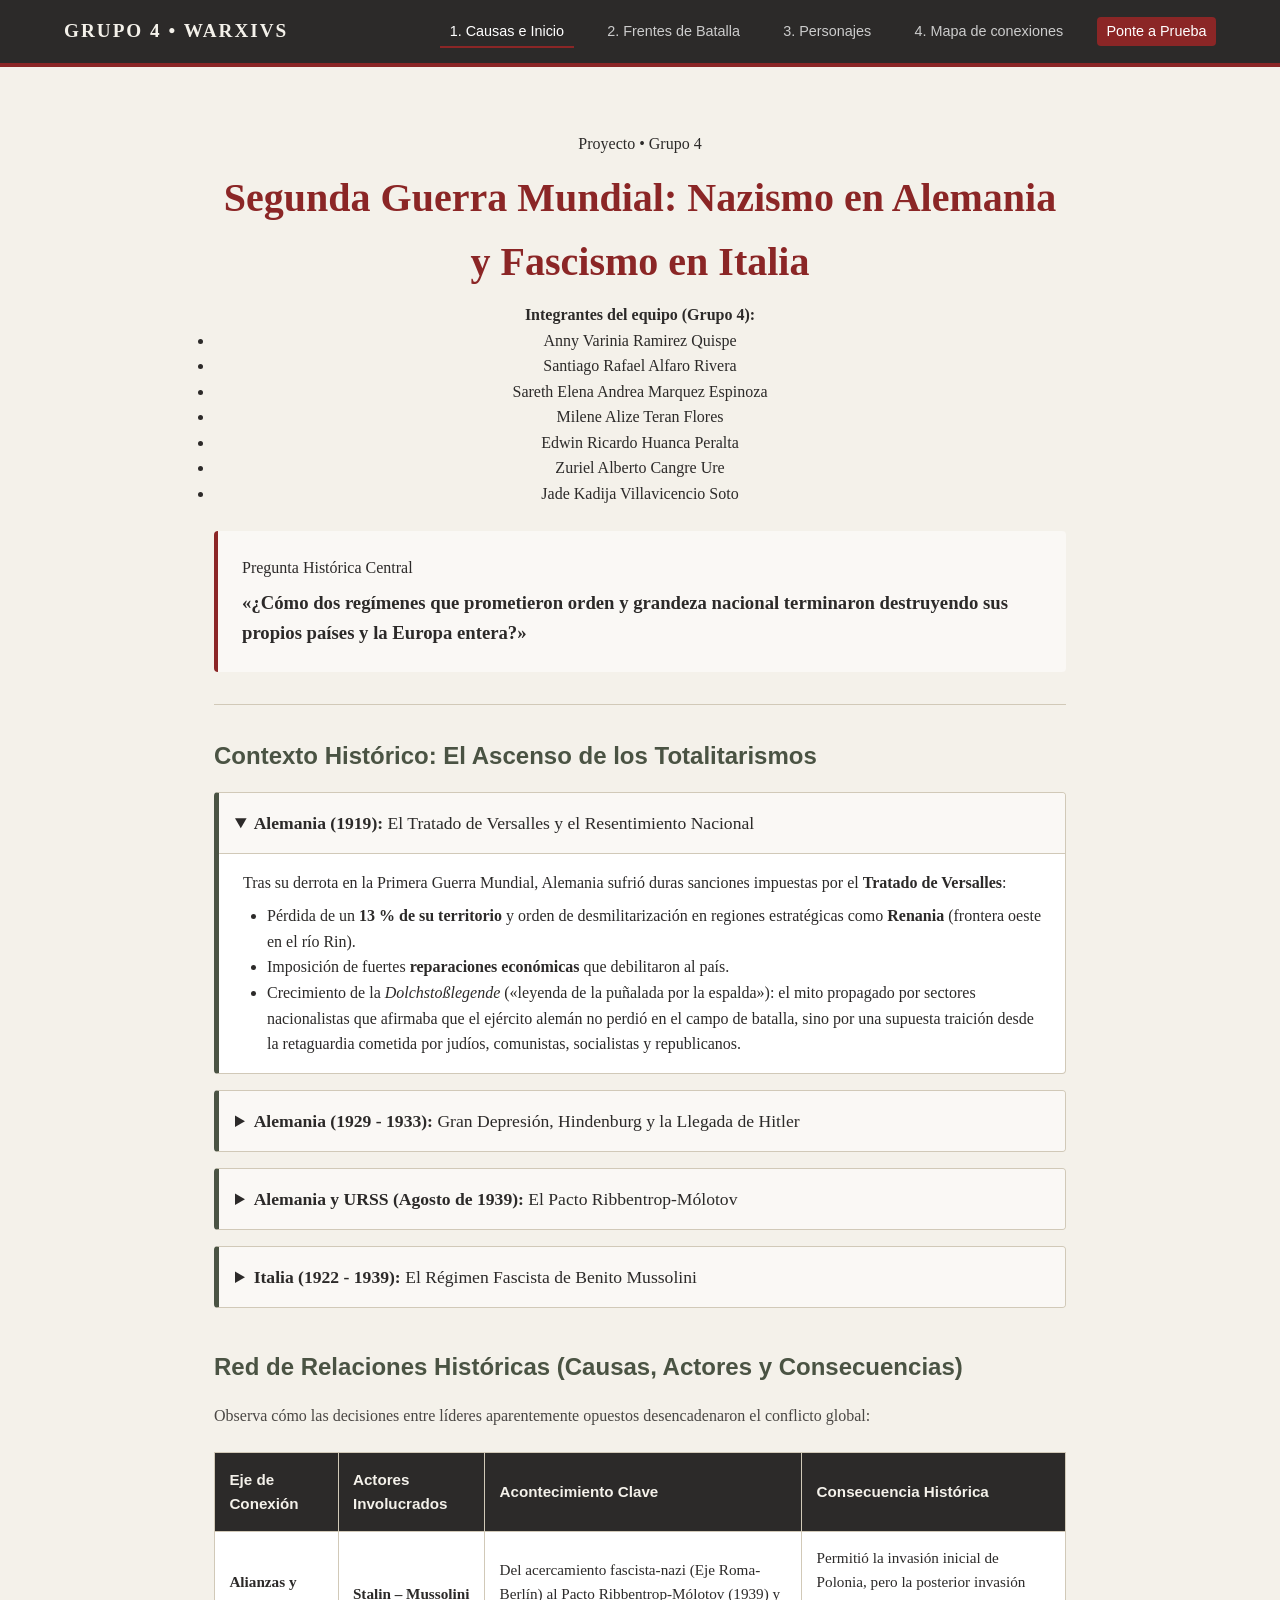
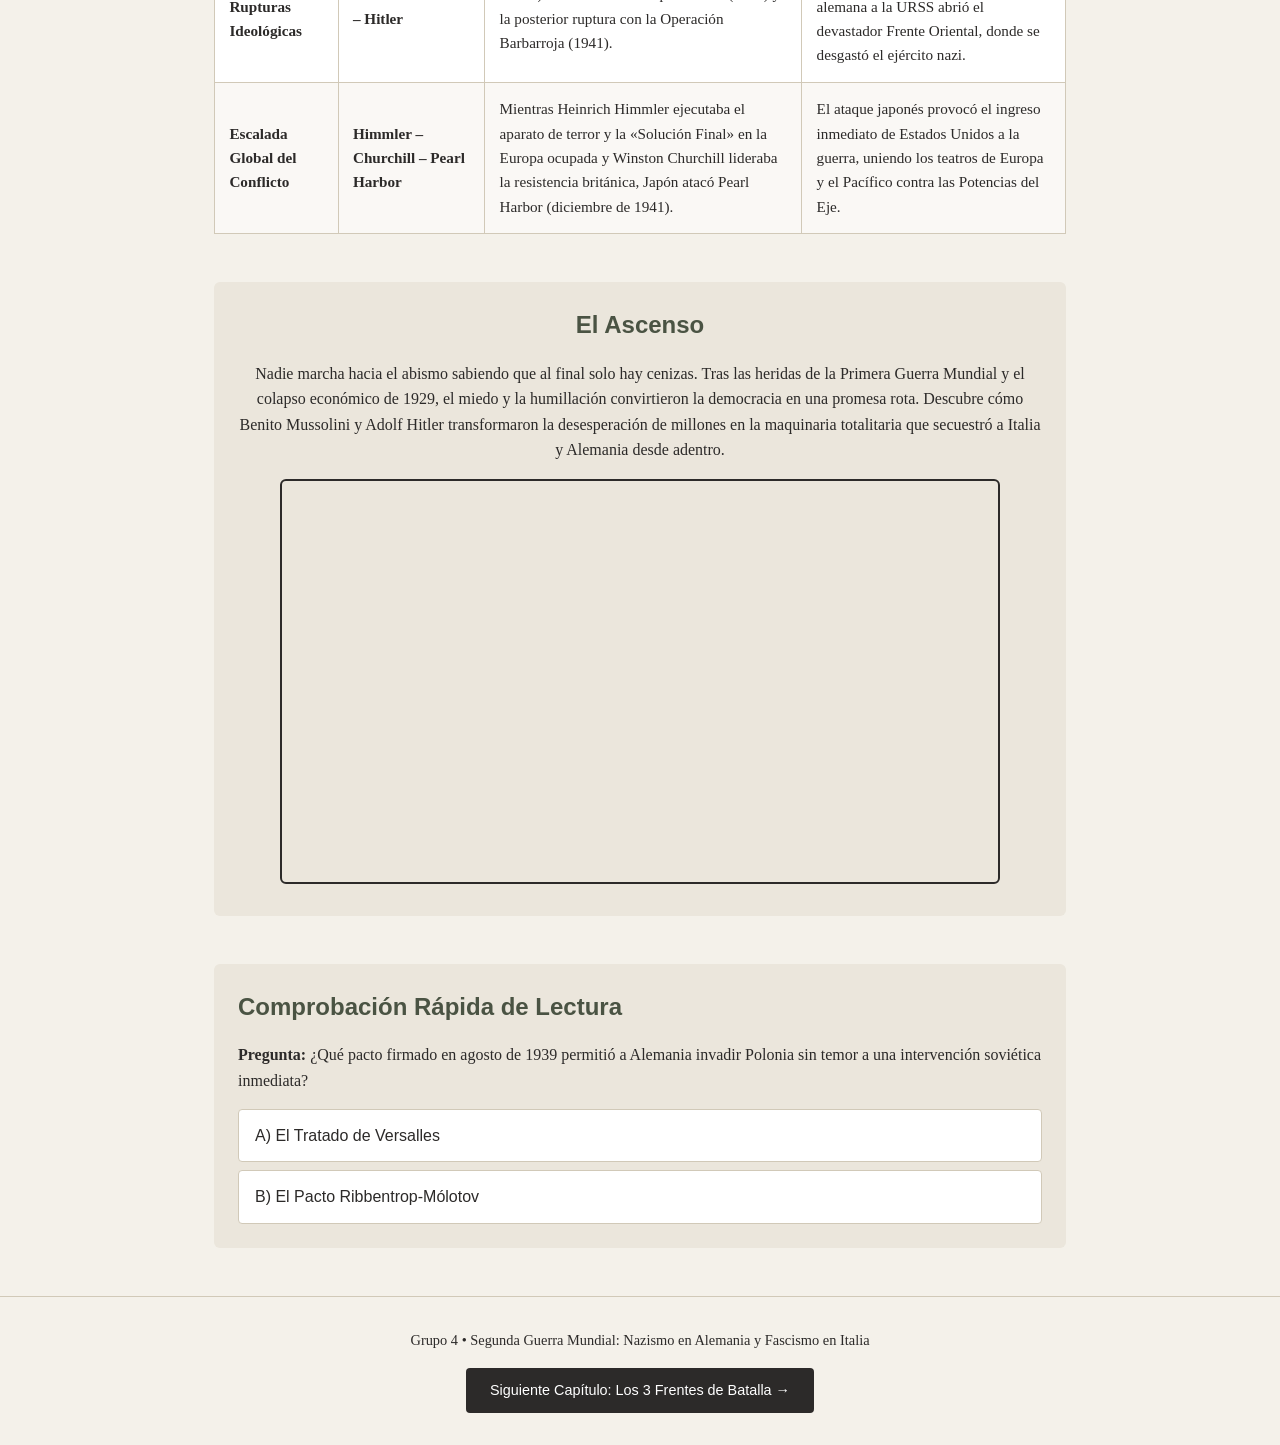
<file: index.html>
<!DOCTYPE html>
<html lang="es">
<head>
    <meta charset="UTF-8">
    <meta name="viewport" content="width=device-width, initial-scale=1.0">
    <title>Segunda Guerra Mundial: Nazismo y Fascismo | Inicio</title>
    <link rel="stylesheet" href="styles.css">
</head>
<body>

    <!-- Navegación-->
    <header class="main-header">
        <div class="logo">GRUPO 4 • WARXIVS</div>
        <nav>
            <ul class="nav-links">
                <li><a href="index.html" class="active">1. Causas e Inicio</a></li>
                <li><a href="frentes.html">2. Frentes de Batalla</a></li>
                <li><a href="tecnologia.html">3. Personajes</a></li>
                <li><a href="vida-civil.html">4. Mapa de conexiones</a></li>
                <li><a href="quiz.html" class="btn-quiz">Ponte a Prueba</a></li>
            </ul>
        </nav>
    </header>

    <main class="container">
        <!-- Portada -->
        <section class="hero">
            <span class="badge badge-turning">Proyecto • Grupo 4</span>
            <h1 style="margin-top: 0.6rem;">Segunda Guerra Mundial: Nazismo en Alemania y Fascismo en Italia</h1>
            <div>
    <p><strong>Integrantes del equipo (Grupo 4):</strong></p>
    <ul>
        <li>Anny Varinia Ramirez Quispe</li>
        <li>Santiago Rafael Alfaro Rivera</li>
        <li>Sareth Elena Andrea Marquez Espinoza</li>
        <li>Milene Alize Teran Flores</li>
        <li>Edwin Ricardo Huanca Peralta</li>
        <li>Zuriel Alberto Cangre Ure</li>
        <li>Jade Kadija Villavicencio Soto</li>
    </ul>
</div>
            
            <div class="battle-intel" style="margin-top: 1.5rem; text-align: left;">
                <span class="badge badge-axis">Pregunta Histórica Central</span>
                <h3 style="margin-top: 0.5rem;">«¿Cómo dos regímenes que prometieron orden y grandeza nacional terminaron destruyendo sus propios países y la Europa entera?»</h3>
        </section>

        <!-- Contexto Histórico: Alemania e Italia  -->
        <section class="timeline-section">
            <h2>Contexto Histórico: El Ascenso de los Totalitarismos</h2>
           

            <!-- Bloque Alemania 1: Versalles -->
            <details class="timeline-item" open>
                <summary><strong>Alemania (1919):</strong> El Tratado de Versalles y el Resentimiento Nacional</summary>
                <div class="timeline-content">
                    <p>Tras su derrota en la Primera Guerra Mundial, Alemania sufrió duras sanciones impuestas por el <strong>Tratado de Versalles</strong>:</p>
                    <ul style="margin-left: 1.5rem; margin-top: 0.5rem;">
                        <li>Pérdida de un <strong>13 % de su territorio</strong> y orden de desmilitarización en regiones estratégicas como <strong>Renania</strong> (frontera oeste en el río Rin).</li>
                        <li>Imposición de fuertes <strong>reparaciones económicas</strong> que debilitaron al país.</li>
                        <li>Crecimiento de la <em>Dolchstoßlegende</em> («leyenda de la puñalada por la espalda»): el mito propagado por sectores nacionalistas que afirmaba que el ejército alemán no perdió en el campo de batalla, sino por una supuesta traición desde la retaguardia cometida por judíos, comunistas, socialistas y republicanos.</li>
                    </ul>
                </div>
            </details>

            <!-- Bloque Alemania 2: Crisis de 1929 y llegada de Hitler -->
            <details class="timeline-item">
                <summary><strong>Alemania (1929 - 1933):</strong> Gran Depresión, Hindenburg y la Llegada de Hitler</summary>
                <div class="timeline-content">
                    <p>La <strong>Gran Depresión de 1929</strong> golpeó severamente a la República de Weimar con hiperinflación y desempleo masivo, lo que disparó el apoyo popular hacia Adolf Hitler y el Partido Nazi.</p>
                    <p style="margin-top: 0.6rem;">En enero de 1933, el presidente <strong>Paul von Hindenburg</strong> nombró Canciller a Hitler. Poco después, tras el <strong>incendio del Reichstag</strong> (Parlamento alemán), se aprobaron decretos de emergencia y la declaración de plenos poderes (facultades extraordinarias) a Hitler, desmantelando la democracia y dando inicio al Tercer Reich.</p>
                </div>
            </details>

            <!-- Bloque Alemania 3: Pacto con la URSS -->
            <details class="timeline-item">
                <summary><strong>Alemania y URSS (Agosto de 1939):</strong> El Pacto Ribbentrop-Mólotov</summary>
                <div class="timeline-content">
                    <p>Antes de iniciar la invasión de Polonia, la Alemania nazi y la Unión Soviética de Stalin firmaron el <strong>Pacto de No Agresión Germano-Soviético (Ribbentrop-Mólotov)</strong>, mediante el cual ambos regímenes acordaron no atacarse mutuamente y repartirse territorios de Europa Oriental, asegurando a Hitler no tener que combatir en dos frentes al inicio de la guerra.</p>
                </div>
            </details>

            <!-- Bloque Italia: Fascismo -->
            <details class="timeline-item">
                <summary><strong>Italia (1922 - 1939):</strong> El Régimen Fascista de Benito Mussolini</summary>
                <div class="timeline-content">
                    <p>Insatisfecha con los resultados territoriales obtenidos tras la Primera Guerra Mundial («la victoria mutilada») y sumida en una crisis social y económica, Italia vio el ascenso de <strong>Benito Mussolini</strong> y el Partido Nacional Fascista tras la Marcha sobre Roma en 1922.</p>
                    <p style="margin-top: 0.6rem;">Mussolini instauró un Estado totalitario, ultranacionalista y militarista que buscaba restaurar la gloria del Imperio Romano, interviniendo en Etiopía y España antes de sellar su alianza militar con la Alemania de Hitler (Pacto de Acero y Potencias del Eje).</p>
                </div>
            </details>
        </section>

        <!-- Red de Relaciones Históricas -->
        <section class="comparison-section">
            <h2>Red de Relaciones Históricas (Causas, Actores y Consecuencias)</h2>
            <p class="section-lead">Observa cómo las decisiones entre líderes aparentemente opuestos desencadenaron el conflicto global:</p>
            
            <div class="table-responsive">
                <table class="history-table">
                    <thead>
                        <tr>
                            <th>Eje de Conexión</th>
                            <th>Actores Involucrados</th>
                            <th>Acontecimiento Clave</th>
                            <th>Consecuencia Histórica</th>
                        </tr>
                    </thead>
                    <tbody>
                        <tr>
                            <td><strong>Alianzas y Rupturas Ideológicas</strong></td>
                            <td><strong>Stalin – Mussolini – Hitler</strong></td>
                            <td>Del acercamiento fascista-nazi (Eje Roma-Berlín) al Pacto Ribbentrop-Mólotov (1939) y la posterior ruptura con la Operación Barbarroja (1941).</td>
                            <td>Permitió la invasión inicial de Polonia, pero la posterior invasión alemana a la URSS abrió el devastador Frente Oriental, donde se desgastó el ejército nazi.</td>
                        </tr>
                        <tr>
                            <td><strong>Escalada Global del Conflicto</strong></td>
                            <td><strong>Himmler – Churchill – Pearl Harbor</strong></td>
                            <td>Mientras Heinrich Himmler ejecutaba el aparato de terror y la «Solución Final» en la Europa ocupada y Winston Churchill lideraba la resistencia británica, Japón atacó Pearl Harbor (diciembre de 1941).</td>
                            <td>El ataque japonés provocó el ingreso inmediato de Estados Unidos a la guerra, uniendo los teatros de Europa y el Pacífico contra las Potencias del Eje.</td>
                        </tr>
                    </tbody>
                </table>
            </div>
        </section>

       <!-- Video -->
        <section class="interactive-check" style="text-align: center;">
    <h2>El Ascenso</h2>
    <p style="margin-bottom: 1rem;">Nadie marcha hacia el abismo sabiendo que al final solo hay cenizas. Tras las heridas de la Primera Guerra Mundial y el colapso económico de 1929, el miedo y la humillación convirtieron la democracia en una promesa rota. Descubre cómo Benito Mussolini y Adolf Hitler transformaron la desesperación de millones en la maquinaria totalitaria que secuestró a Italia y Alemania desde adentro.</p>
    
    <iframe 
        width="100%" 
        height="405" 
        style="max-width: 720px; border-radius: 6px; border: 2px solid var(--ink-dark);" 
        src="https://www.youtube.com/embed/AgKnNIK5I8Q" 
        title="Video Documental Grupo 4" 
        frameborder="0" 
        allow="accelerometer; autoplay; clipboard-write; encrypted-media; gyroscope; picture-in-picture; web-share" 
        referrerpolicy="strict-origin-when-cross-origin" 
        allowfullscreen>
    </iframe>
</section>
        <!-- Mini Comprobación Rápida -->
        <section class="interactive-check">
            <h2>Comprobación Rápida de Lectura</h2>
            <p><strong>Pregunta:</strong> ¿Qué pacto firmado en agosto de 1939 permitió a Alemania invadir Polonia sin temor a una intervención soviética inmediata?</p>
            
            <div class="quiz-box">
                <input type="radio" name="q1" id="opt1" class="quiz-input">
                <label for="opt1" class="quiz-label">A) El Tratado de Versalles</label>
                <div class="feedback incorrect"> Incorrecto. El Tratado de Versalles (1919) fue el acuerdo de paz tras la Primera Guerra Mundial que sancionó a Alemania.</div>

                <input type="radio" name="q1" id="opt2" class="quiz-input">
                <label for="opt2" class="quiz-label">B) El Pacto Ribbentrop-Mólotov</label>
                <div class="feedback correct"> ¡Exacto! Este pacto de no agresión entre la Alemania de Hitler y la URSS de Stalin incluyó el reparto secreto de Polonia.</div>
            </div>
        </section>
    </main>

    <footer>
        <p>Grupo 4 • Segunda Guerra Mundial: Nazismo en Alemania y Fascismo en Italia</p>
        <a href="frentes.html" class="next-page">Siguiente Capítulo: Los 3 Frentes de Batalla →</a>
    </footer>

</body>
</html>
</file>
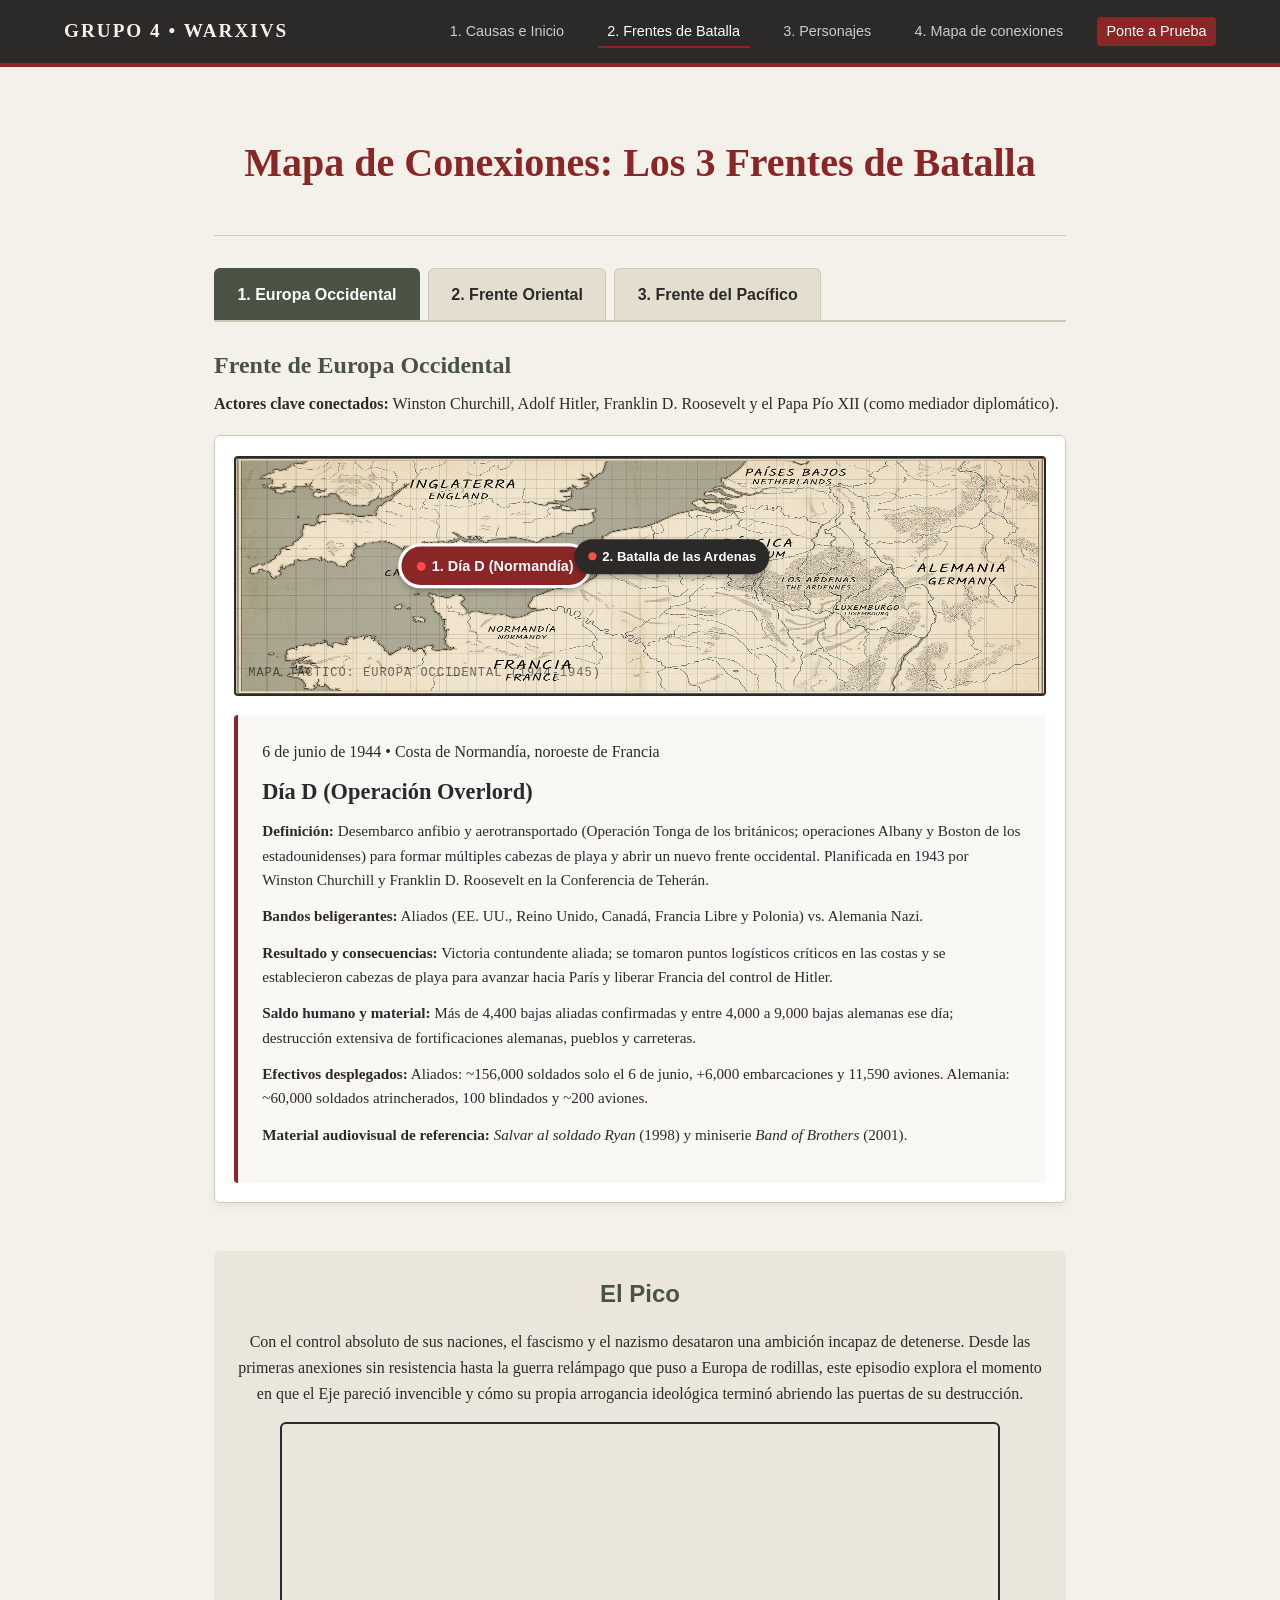
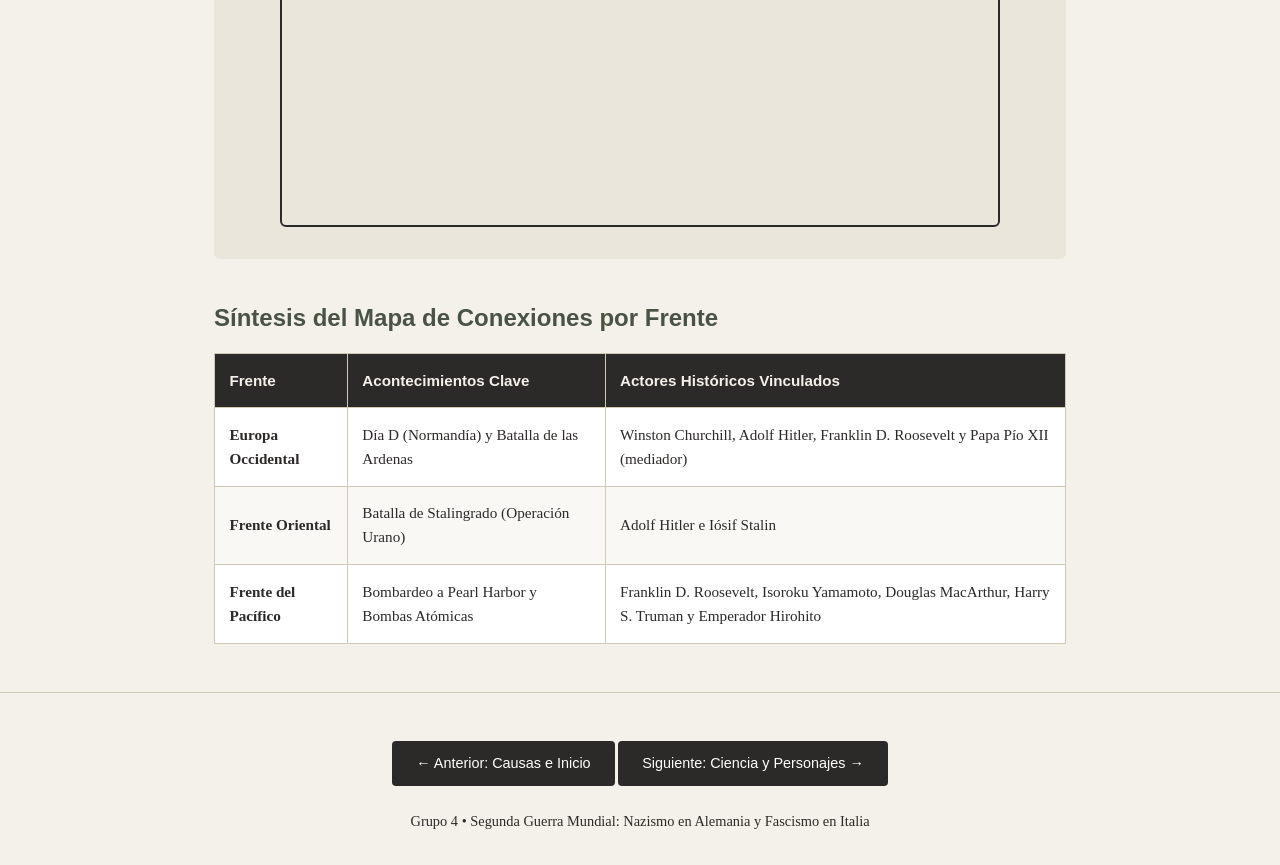
<file: frentes.html>
<!DOCTYPE html>
<html lang="es">
<head>
    <meta charset="UTF-8">
    <meta name="viewport" content="width=device-width, initial-scale=1.0">
    <title>Segunda Guerra Mundial: Nazismo y Fascismo | Los 3 Frentes</title>
    <link rel="stylesheet" href="styles.css">
</head>
<body>

    <!--Navegación-->
    <header class="main-header">
        <div class="logo">GRUPO 4 • WARXIVS</div>
        <nav>
            <ul class="nav-links">
                <li><a href="index.html">1. Causas e Inicio</a></li>
                <li><a href="frentes.html" class="active">2. Frentes de Batalla</a></li>
                <li><a href="tecnologia.html">3. Personajes</a></li>
                <li><a href="vida-civil.html">4. Mapa de conexiones</a></li>
                <li><a href="quiz.html" class="btn-quiz">Ponte a Prueba</a></li>
            </ul>
        </nav>
    </header>

    <main class="container">
        <section class="hero">
            <h1>Mapa de Conexiones: Los 3 Frentes de Batalla</h1>
            
        </section>

        <!-- 3 frentes -->
        <section class="theaters-wrapper">
            
            
            <input type="radio" name="theater-tab" id="tab-occidental" class="tab-radio" checked>
            <input type="radio" name="theater-tab" id="tab-oriental" class="tab-radio">
            <input type="radio" name="theater-tab" id="tab-pacifico" class="tab-radio">

            
            <div class="tab-buttons">
                <label for="tab-occidental" class="tab-btn">1. Europa Occidental</label>
                <label for="tab-oriental" class="tab-btn">2. Frente Oriental</label>
                <label for="tab-pacifico" class="tab-btn">3. Frente del Pacífico</label>
            </div>

            <!-- FRENTE 1: EUROPA OCCIDENTAL (Normandía y Ardenas) -->
            <div class="tab-content" id="content-occidental">
                <div class="theater-intro">
                    <h2>Frente de Europa Occidental</h2>
                    <p><strong>Actores clave conectados:</strong> Winston Churchill, Adolf Hitler, Franklin D. Roosevelt y el Papa Pío XII (como mediador diplomático).</p>
                </div>

                <div class="tactical-board">
                    <input type="radio" name="occ-battle" id="bat-normandia" class="pin-radio" checked>
                    <input type="radio" name="occ-battle" id="bat-ardenas" class="pin-radio">

                    <div class="map-canvas map-europe">
                        <span class="map-watermark">MAPA TÁCTICO: EUROPA OCCIDENTAL (1944-1945)</span>
                        
                        <label for="bat-normandia" class="map-pin" style="top: 46%; left: 32%;">
                            <span class="pulse"></span>1. Día D (Normandía)
                        </label>
                        
                        <label for="bat-ardenas" class="map-pin" style="top: 42%; left: 54%;">
                            <span class="pulse"></span>2. Batalla de las Ardenas
                        </label>
                    </div>

                    <div class="battle-intel">
                        <!--  Día D -->
                        <div class="intel-card" id="info-normandia">
                            <span class="badge badge-allies">6 de junio de 1944 • Costa de Normandía, noroeste de Francia</span>
                            <h3>Día D (Operación Overlord)</h3>
                            <p><strong>Definición:</strong> Desembarco anfibio y aerotransportado (Operación Tonga de los británicos; operaciones Albany y Boston de los estadounidenses) para formar múltiples cabezas de playa y abrir un nuevo frente occidental. Planificada en 1943 por Winston Churchill y Franklin D. Roosevelt en la Conferencia de Teherán.</p>
                            <p><strong>Bandos beligerantes:</strong> Aliados (EE. UU., Reino Unido, Canadá, Francia Libre y Polonia) vs. Alemania Nazi.</p>
                            <p><strong>Resultado y consecuencias:</strong> Victoria contundente aliada; se tomaron puntos logísticos críticos en las costas y se establecieron cabezas de playa para avanzar hacia París y liberar Francia del control de Hitler.</p>
                            <p><strong>Saldo humano y material:</strong> Más de 4,400 bajas aliadas confirmadas y entre 4,000 a 9,000 bajas alemanas ese día; destrucción extensiva de fortificaciones alemanas, pueblos y carreteras.</p>
                            <p><strong>Efectivos desplegados:</strong> Aliados: ~156,000 soldados solo el 6 de junio, +6,000 embarcaciones y 11,590 aviones. Alemania: ~60,000 soldados atrincherados, 100 blindados y ~200 aviones.</p>
                            <p><strong>Material audiovisual de referencia:</strong> <em>Salvar al soldado Ryan</em> (1998) y miniserie <em>Band of Brothers</em> (2001).</p>
                        </div>

                        <!-- Batalla de las Ardenas -->
                        <div class="intel-card" id="info-ardenas">
                            <span class="badge badge-turning">16 Dic 1944 – 25 Ene 1945 • Región de las Ardenas (Frente ~130 km)</span>
                            <h3>Batalla de las Ardenas</h3>
                            <p><strong>Definición:</strong> Última gran contraofensiva alemana para recuperar terreno en Francia, iniciada como ataque sorpresa entre Bélgica, Luxemburgo y Francia bajo clima extremadamente frío y recursos escasos.</p>
                            <p><strong>Bandos beligerantes:</strong> Aliados (EE. UU., Reino Unido y Canadá) vs. Alemania Nazi.</p>
                            <p><strong>Resultado y consecuencias:</strong> Victoria aliada; se contuvo el avance hostil y se consumieron gran parte de las reservas y suministros de Hitler de cara a la defensa del río Rin y de Berlín.</p>
                            <p><strong>Saldo humano y material:</strong> Cerca de 75,000 bajas aliadas y más de 80,000 alemanes heridos, abatidos o capturados.</p>
                            <p><strong>Efectivos desplegados:</strong> Alemania: +300,000 efectivos iniciales, ~2,000 blindados/artillería y 2,400 aviones. Aliados: ~80,000 efectivos al inicio, subiendo a +600,000 con refuerzos, 2,400 blindados y ~6,000 aeronaves.</p>
                            <p><strong>Material audiovisual de referencia:</strong> Miniserie <em>Band of Brothers</em> (2001) y <em>Call of Duty: WWII</em> (Misión 9 de la campaña).</p>
                        </div>
                    </div>
                </div>
            </div>

            <!-- FRENTE 2: FRENTE ORIENTAL (Stalingrado)-->
            <div class="tab-content" id="content-oriental">
                <div class="theater-intro">
                    <h2>Frente Oriental (Unión Soviética vs. Eje)</h2>
                    <p><strong>Actores clave conectados:</strong> Adolf Hitler e Iósif Stalin.</p>
                </div>

                <div class="tactical-board">
                    <input type="radio" name="ori-battle" id="bat-stalingrado" class="pin-radio" checked>

                    <div class="map-canvas map-europe">
                        <span class="map-watermark">MAPA TÁCTICO: FRENTE ORIENTAL (1942-1943)</span>
                        
                        <label for="bat-stalingrado" class="map-pin" style="top: 48%; left: 74%;">
                            <span class="pulse"></span>Batalla de Stalingrado
                        </label>
                    </div>

                    <div class="battle-intel">
                        <div class="intel-card" id="info-stalingrado">
                            <span class="badge badge-turning">17 Jul 1942 – 2 Feb 1943 • Stalingrado (hoy Volgogrado, URSS)</span>
                            <h3>Batalla de Stalingrado</h3>
                            <p><strong>Definición:</strong> Ofensiva urbana a gran escala al suroeste de la Unión Soviética mediante la cual el Eje buscaba abrir una brecha hacia los campos petrolíferos del Cáucaso.</p>
                            <p><strong>Bandos beligerantes:</strong> Unión Soviética (URSS) vs. Potencias del Eje (Alemania Nazi, Rumania, Hungría e Italia).</p>
                            <p><strong>Resultado y consecuencias:</strong> Victoria soviética; el avance del Eje fue detenido y las fuerzas de Stalin iniciaron una contraofensiva que llegaría hasta el búnker de Hitler en Berlín.</p>
                            <p><strong>Saldo humano y material:</strong> Entre 1.8 y 2 millones de bajas totales, cerca de 40,000 civiles soviéticos muertos y más del 90 % de la ciudad destruida.</p>
                            <p><strong>Efectivos desplegados:</strong> Eje: ~1 millón de soldados, 500 tanques, 1,000 aviones y +10,000 piezas de artillería. Contraofensiva soviética (<em>Operación Urano</em>): +1,100,000 soldados, 900 tanques, 1,100 aviones y ~13,000 piezas de artillería.</p>
                            <p><strong>Material audiovisual de referencia:</strong> <em>Enemy at the Gates</em> (2001), centrada en el duelo de francotiradores entre Vasili Záitsev y Erwin König.</p>
                        </div>
                    </div>
                </div>
            </div>

            <!-- FRENTE 3: FRENTE DEL PACÍFICO (Pearl Harbor y Bombas atómicas) -->
            <div class="tab-content" id="content-pacifico">
                <div class="theater-intro">
                    <h2>Frente del Pacífico</h2>
                    <p><strong>Actores clave conectados:</strong> Franklin D. Roosevelt, Isoroku Yamamoto, Douglas MacArthur, Harry S. Truman y el Emperador Hirohito.</p>
                </div>

                <div class="tactical-board">
                    <input type="radio" name="pac-battle" id="bat-pearl" class="pin-radio" checked>
                    <input type="radio" name="pac-battle" id="bat-bombas" class="pin-radio">

                    <div class="map-canvas map-pacific">
                        <span class="map-watermark">MAPA TÁCTICO: OCÉANO PACÍFICO (1941-1945)</span>
                        
                        <label for="bat-pearl" class="map-pin" style="top: 46%; left: 78%;">
                            <span class="pulse"></span>1. Pearl Harbor
                        </label>
                        
                        <label for="bat-bombas" class="map-pin" style="top: 44%; left: 24%;">
                            <span class="pulse"></span>2. Hiroshima y Nagasaki
                        </label>
                    </div>

                    <div class="battle-intel">
                        <!-- Acontecimiento 4: Pearl Harbor -->
                        <div class="intel-card" id="info-pearl">
                            <span class="badge badge-axis">7 de diciembre de 1941 • Base Naval de Pearl Harbor, Hawái</span>
                            <h3>Bombardeo a Pearl Harbor</h3>
                            <p><strong>Definición:</strong> Ataque aéreo e inopinado ejecutado por la Armada Imperial Japonesa contra la base naval de la Flota del Pacífico de EE. UU. en la isla de Oahu.</p>
                            <p><strong>Bandos beligerantes:</strong> Imperio del Japón vs. Estados Unidos.</p>
                            <p><strong>Resultado y consecuencias:</strong> Victoria táctica japonesa; EE. UU. entró inmediatamente en la guerra tras el «Discurso de la Infamia» de Roosevelt (Alemania e Italia le declararon la guerra el 11 de diciembre) y el almirante Isoroku Yamamoto fue designado objetivo prioritario.</p>
                            <p><strong>Saldo humano y material:</strong> 2,403 estadounidenses muertos (68 civiles) y 1,178 heridos; 19 buques dañados o destruidos (incluidos 8 acorazados, quedando totalmente destruidos el <em>USS Arizona</em> y el <em>USS Oklahoma</em>) y 188 aviones destruidos. Al quedar intactos los depósitos de combustible, la base volvió a estar 100 % operativa en menos de 6 meses. Japón perdió 64 militares, 29 aviones y 5 minisubmarinos.</p>
                            <p><strong>Efectivos desplegados:</strong> Japón: ~414 aviones, 6 portaaviones, 2 acorazados, 3 cruceros, 9 destructores y 5 minisubmarinos. EE. UU.: ~390 aviones, 8 acorazados amarrados y 50 buques adicionales.</p>
                            <p><strong>Material audiovisual de referencia:</strong> <em>Tora! Tora! Tora!</em> (1970).</p>
                        </div>

                        <!-- Acontecimiento 5: Bombas Atómicas -->
                        <div class="intel-card" id="info-bombas">
                            <span class="badge badge-turning">6 y 9 de agosto de 1945 • Hiroshima y Nagasaki, Japón</span>
                            <h3>Bombas Atómicas</h3>
                            <p><strong>Definición:</strong> Ultimátum estadounidense autorizado bajo el gobierno de Harry S. Truman para forzar la rendición del Imperio de Japón.</p>
                            <p><strong>Bandos beligerantes:</strong> Estados Unidos vs. Imperio del Japón.</p>
                            <p><strong>Resultado y consecuencias:</strong> El ministro de Asuntos Exteriores del gobierno del emperador Hirohito firmó la rendición incondicional el 15 de agosto de 1945 junto con el general Douglas MacArthur, marcando el fin definitivo de la Segunda Guerra Mundial e inicio formal de la era nuclear.</p>
                            <p><strong>Saldo humano y material:</strong> Hiroshima: 70,000 a 80,000 muertos solo el día del lanzamiento (140,000 a finales de 1945 por radiación) y 70 % de infraestructura destruida. Nagasaki: +35,000 muertos el primer día (70,000 para finales de 1945).</p>
                            <p><strong>Efectivos desplegados:</strong> Bombarderos estratégicos B-29 Superfortress (<em>Enola Gay</em> para Hiroshima y <em>Bockscar</em> para Nagasaki, con aviones de observación) frente a ~40,000 efectivos de guarniciones militares locales.</p>
                            <p><strong>Material audiovisual de referencia:</strong> Canción <em>Enola Gay</em> de Orchestral Manoeuvres in the Dark (1980).</p>
                        </div>
                    </div>
                </div>
            </div>
        </section>

        <section class="interactive-check" style="text-align: center;">
    <h2>El Pico</h2>
    <p style="margin-bottom: 1rem;">Con el control absoluto de sus naciones, el fascismo y el nazismo desataron una ambición incapaz de detenerse. Desde las primeras anexiones sin resistencia hasta la guerra relámpago que puso a Europa de rodillas, este episodio explora el momento en que el Eje pareció invencible y cómo su propia arrogancia ideológica terminó abriendo las puertas de su destrucción.</p>
    
    <iframe 
        width="100%" 
        height="405" 
        style="max-width: 720px; border-radius: 6px; border: 2px solid var(--ink-dark);" 
        src="https://www.youtube.com/embed/9u_COn1refs" 
        title="Video Documental Grupo 4" 
        frameborder="0" 
        allow="accelerometer; autoplay; clipboard-write; encrypted-media; gyroscope; picture-in-picture; web-share" 
        referrerpolicy="strict-origin-when-cross-origin" 
        allowfullscreen>
    </iframe>
</section>

        <!-- Cuadro Resumen de Conexiones por Frente -->
        <section class="comparison-section">
            <h2>Síntesis del Mapa de Conexiones por Frente</h2>
            <div class="table-responsive">
                <table class="history-table">
                    <thead>
                        <tr>
                            <th>Frente</th>
                            <th>Acontecimientos Clave</th>
                            <th>Actores Históricos Vinculados</th>
                        </tr>
                    </thead>
                    <tbody>
                        <tr>
                            <td><strong>Europa Occidental</strong></td>
                            <td>Día D (Normandía) y Batalla de las Ardenas</td>
                            <td>Winston Churchill, Adolf Hitler, Franklin D. Roosevelt y Papa Pío XII (mediador)</td>
                        </tr>
                        <tr>
                            <td><strong>Frente Oriental</strong></td>
                            <td>Batalla de Stalingrado (Operación Urano)</td>
                            <td>Adolf Hitler e Iósif Stalin</td>
                        </tr>
                        <tr>
                            <td><strong>Frente del Pacífico</strong></td>
                            <td>Bombardeo a Pearl Harbor y Bombas Atómicas</td>
                            <td>Franklin D. Roosevelt, Isoroku Yamamoto, Douglas MacArthur, Harry S. Truman y Emperador Hirohito</td>
                        </tr>
                    </tbody>
                </table>
            </div>
        </section>
    </main>

    <footer>
        <div class="chapter-nav">
            <a href="index.html" class="prev-page">← Anterior: Causas e Inicio</a>
            <a href="tecnologia.html" class="next-page">Siguiente: Ciencia y Personajes →</a>
        </div>
        <p style="margin-top: 1.5rem;">Grupo 4 • Segunda Guerra Mundial: Nazismo en Alemania y Fascismo en Italia</p>
    </footer>

</body>
</html>
</file>
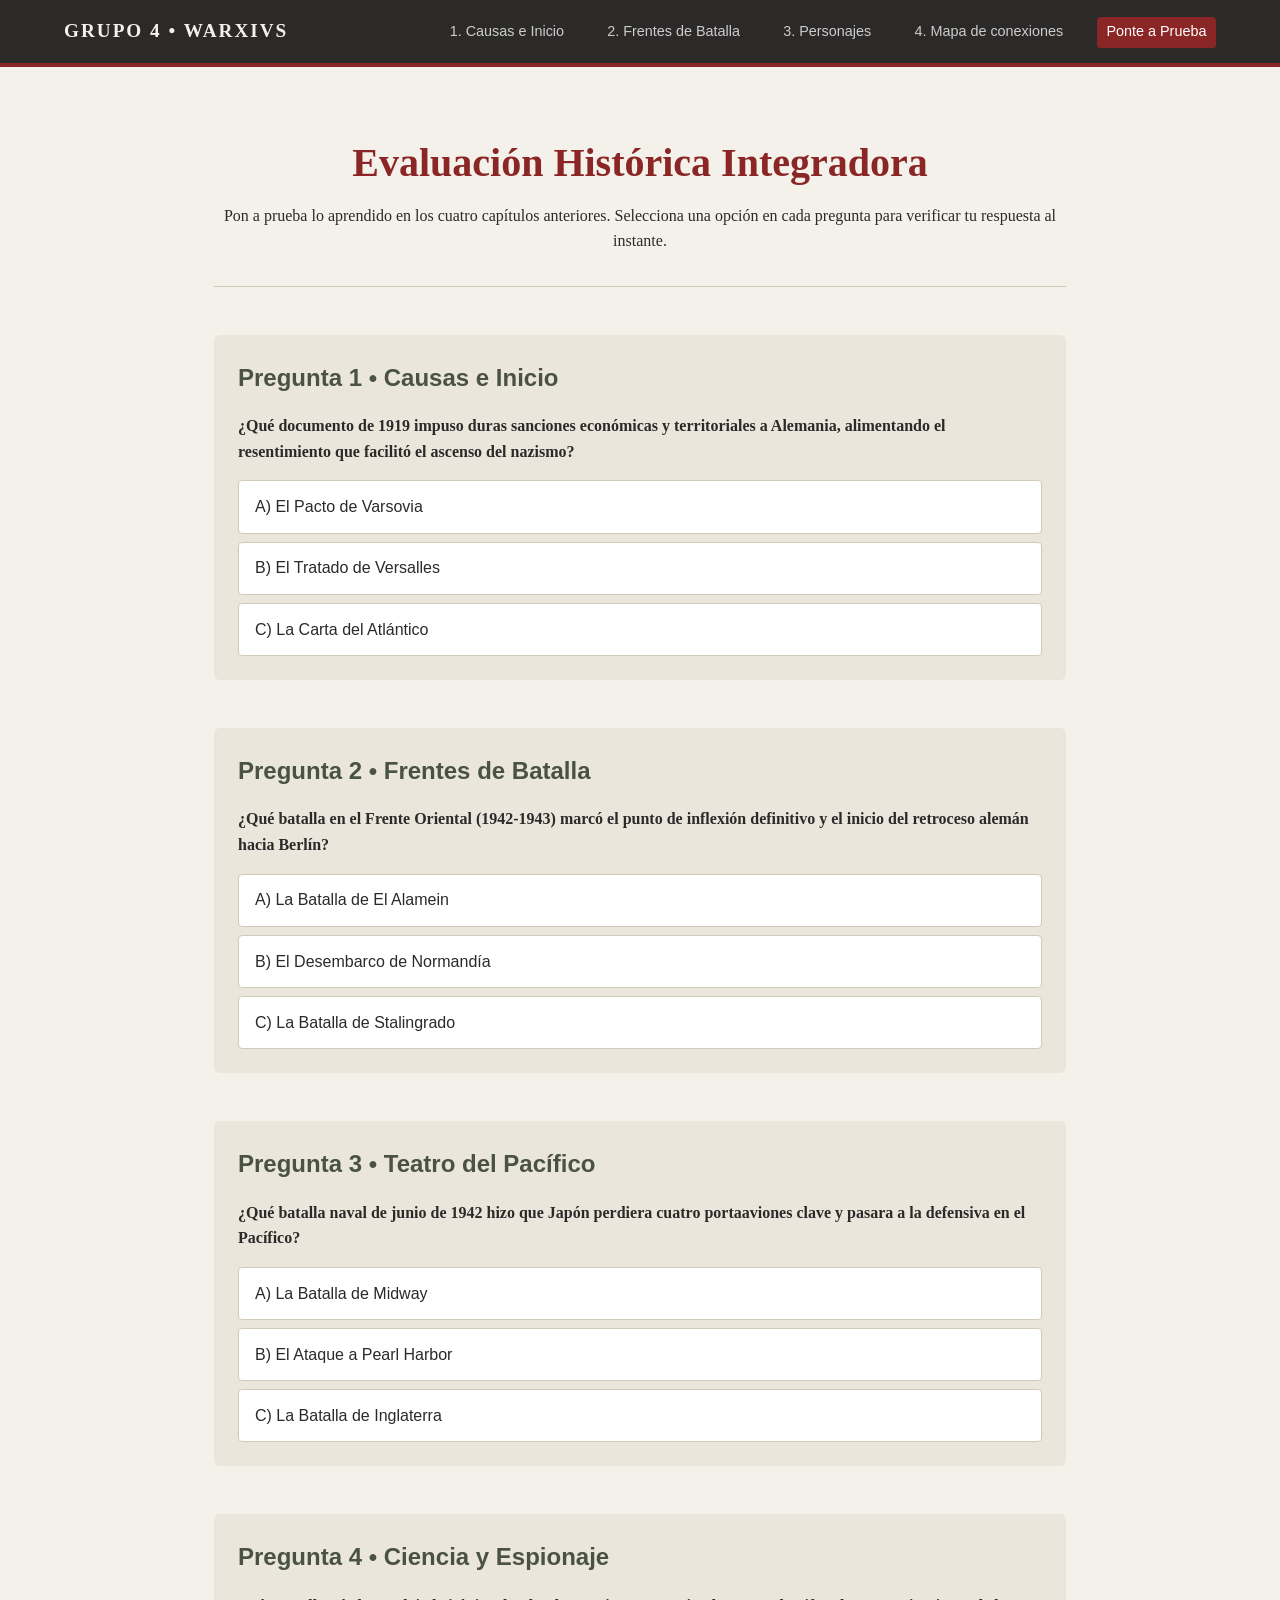
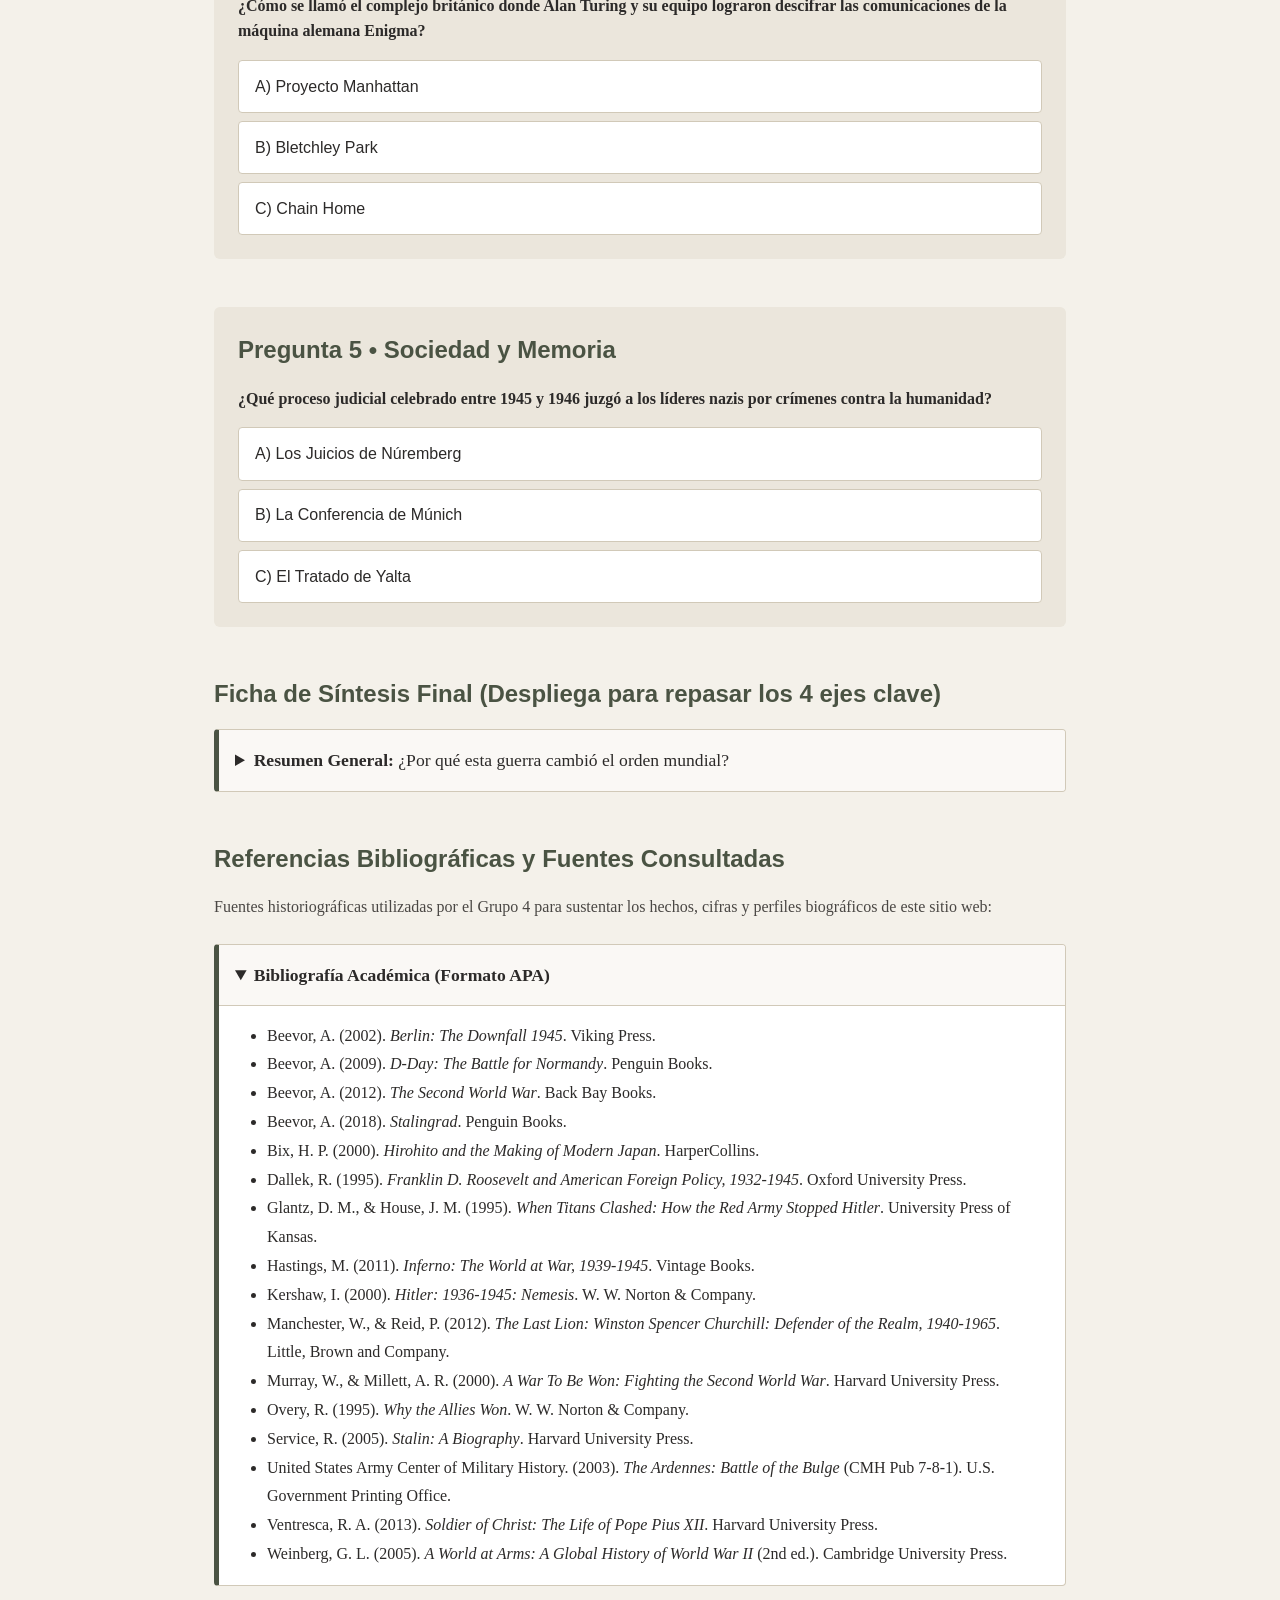
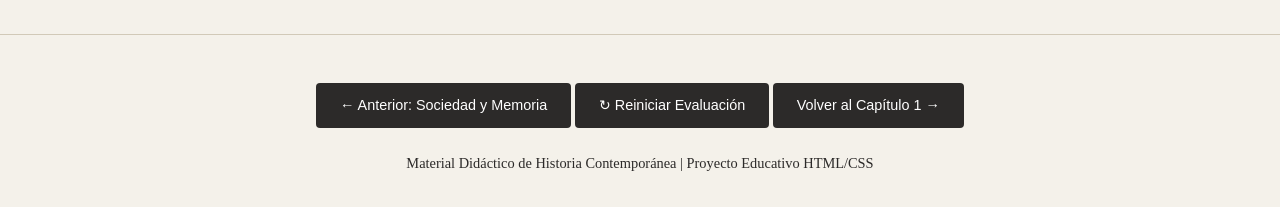
<file: quiz.html>
<!DOCTYPE html>
<html lang="es">
<head>
    <meta charset="UTF-8">
    <meta name="viewport" content="width=device-width, initial-scale=1.0">
    <title>Crónicas de la II Guerra Mundial | Evaluación Final</title>
    <link rel="stylesheet" href="styles.css">
</head>
<body>

    <!-- Navegación  -->
    <header class="main-header">
        <div class="logo">GRUPO 4 • WARXIVS</div>
        <nav>
            <ul class="nav-links">
                <li><a href="index.html">1. Causas e Inicio</a></li>
                <li><a href="frentes.html">2. Frentes de Batalla</a></li>
                <li><a href="tecnologia.html">3. Personajes</a></li>
                <li><a href="vida-civil.html">4. Mapa de conexiones</a></li>
                <li><a href="quiz.html" class="btn-quiz active">Ponte a Prueba</a></li>
            </ul>
        </nav>
    </header>

    <main class="container">
        <section class="hero">
            <h1>Evaluación Histórica Integradora</h1>
            <p>Pon a prueba lo aprendido en los cuatro capítulos anteriores. Selecciona una opción en cada pregunta para verificar tu respuesta al instante.</p>
        </section>

        <!-- PREGUNTA 1: -->
        <section class="interactive-check">
            <h2>Pregunta 1 • Causas e Inicio</h2>
            <p><strong>¿Qué documento de 1919 impuso duras sanciones económicas y territoriales a Alemania, alimentando el resentimiento que facilitó el ascenso del nazismo?</strong></p>
            
            <div class="quiz-box">
                <input type="radio" name="q1" id="q1-a" class="quiz-input">
                <label for="q1-a" class="quiz-label">A) El Pacto de Varsovia</label>
                <div class="feedback incorrect">❌ Incorrecto. El Pacto de Varsovia fue una alianza militar de la Guerra Fría (1955), posterior a este conflicto.</div>

                <input type="radio" name="q1" id="q1-b" class="quiz-input">
                <label for="q1-b" class="quiz-label">B) El Tratado de Versalles</label>
                <div class="feedback correct">✅ ¡Correcto! Firmado tras la Primera Guerra Mundial, su dureza fue aprovechada por la propaganda extremista alemana.</div>

                <input type="radio" name="q1" id="q1-c" class="quiz-input">
                <label for="q1-c" class="quiz-label">C) La Carta del Atlántico</label>
                <div class="feedback incorrect">❌ Incorrecto. La Carta del Atlántico fue una declaración conjunta entre Roosevelt y Churchill en 1941.</div>
            </div>
        </section>

        <!-- PREGUNTA 2:  -->
        <section class="interactive-check">
            <h2>Pregunta 2 • Frentes de Batalla</h2>
            <p><strong>¿Qué batalla en el Frente Oriental (1942-1943) marcó el punto de inflexión definitivo y el inicio del retroceso alemán hacia Berlín?</strong></p>
            
            <div class="quiz-box">
                <input type="radio" name="q2" id="q2-a" class="quiz-input">
                <label for="q2-a" class="quiz-label">A) La Batalla de El Alamein</label>
                <div class="feedback incorrect">❌ Incorrecto. El Alamein ocurrió en el Norte de África (Egipto), frenando el avance hacia el Canal de Suez.</div>

                <input type="radio" name="q2" id="q2-b" class="quiz-input">
                <label for="q2-b" class="quiz-label">B) El Desembarco de Normandía</label>
                <div class="feedback incorrect">❌ Incorrecto. Normandía (junio de 1944) abrió el frente occidental en Francia, cuando Alemania ya retrocedía en el este.</div>

                <input type="radio" name="q2" id="q2-c" class="quiz-input">
                <label for="q2-c" class="quiz-label">C) La Batalla de Stalingrado</label>
                <div class="feedback correct">✅ ¡Exacto! La rendición del 6.º Ejército alemán en Stalingrado destruyó el mito de invencibilidad de la Wehrmacht.</div>
            </div>
        </section>

        <!-- PREGUNTA 3: -->
        <section class="interactive-check">
            <h2>Pregunta 3 • Teatro del Pacífico</h2>
            <p><strong>¿Qué batalla naval de junio de 1942 hizo que Japón perdiera cuatro portaaviones clave y pasara a la defensiva en el Pacífico?</strong></p>
            
            <div class="quiz-box">
                <input type="radio" name="q3" id="q3-a" class="quiz-input">
                <label for="q3-a" class="quiz-label">A) La Batalla de Midway</label>
                <div class="feedback correct">✅ ¡Correcto! Gracias al descifrado de códigos navales japoneses, EE. UU. logró emboscar a la flota imperial en Midway.</div>

                <input type="radio" name="q3" id="q3-b" class="quiz-input">
                <label for="q3-b" class="quiz-label">B) El Ataque a Pearl Harbor</label>
                <div class="feedback incorrect">❌ Incorrecto. Pearl Harbor (diciembre de 1941) fue el ataque sorpresa japonés que provocó la entrada de EE. UU. en la guerra.</div>

                <input type="radio" name="q3" id="q3-c" class="quiz-input">
                <label for="q3-c" class="quiz-label">C) La Batalla de Inglaterra</label>
                <div class="feedback incorrect">❌ Incorrecto. Esa batalla aérea se libró sobre el Canal de la Mancha en Europa en 1940.</div>
            </div>
        </section>

        <!-- PREGUNTA 4: -->
        <section class="interactive-check">
            <h2>Pregunta 4 • Ciencia y Espionaje</h2>
            <p><strong>¿Cómo se llamó el complejo británico donde Alan Turing y su equipo lograron descifrar las comunicaciones de la máquina alemana Enigma?</strong></p>
            
            <div class="quiz-box">
                <input type="radio" name="q4" id="q4-a" class="quiz-input">
                <label for="q4-a" class="quiz-label">A) Proyecto Manhattan</label>
                <div class="feedback incorrect">❌ Incorrecto. El Proyecto Manhattan fue el programa estadounidense para desarrollar las primeras armas nucleares.</div>

                <input type="radio" name="q4" id="q4-b" class="quiz-input">
                <label for="q4-b" class="quiz-label">B) Bletchley Park</label>
                <div class="feedback correct">✅ ¡Muy bien! El trabajo criptográfico en Bletchley Park dio origen a la inteligencia ULTRA y sentó bases de la computación moderna.</div>

                <input type="radio" name="q4" id="q4-c" class="quiz-input">
                <label for="q4-c" class="quiz-label">C) Chain Home</label>
                <div class="feedback incorrect">❌ Incorrecto. Chain Home era la red de estaciones de radar costero que protegió a Gran Bretaña en 1940.</div>
            </div>
        </section>

        <!-- PREGUNTA 5: -->
        <section class="interactive-check">
            <h2>Pregunta 5 • Sociedad y Memoria</h2>
            <p><strong>¿Qué proceso judicial celebrado entre 1945 y 1946 juzgó a los líderes nazis por crímenes contra la humanidad?</strong></p>
            
            <div class="quiz-box">
                <input type="radio" name="q5" id="q5-a" class="quiz-input">
                <label for="q5-a" class="quiz-label">A) Los Juicios de Núremberg</label>
                <div class="feedback correct">✅ ¡Correcto! Sentaron un precedente histórico en el derecho internacional sobre la responsabilidad individual ante crímenes de guerra.</div>

                <input type="radio" name="q5" id="q5-b" class="quiz-input">
                <label for="q5-b" class="quiz-label">B) La Conferencia de Múnich</label>
                <div class="feedback incorrect">❌ Incorrecto. La Conferencia de Múnich (1938) fue el acuerdo previo a la guerra donde se cedieron los Sudetes checoslovacos a Alemania.</div>

                <input type="radio" name="q5" id="q5-c" class="quiz-input">
                <label for="q5-c" class="quiz-label">C) El Tratado de Yalta</label>
                <div class="feedback incorrect">❌ Incorrecto. La Conferencia de Yalta (febrero de 1945) fue la reunión de Churchill, Roosevelt y Stalin para organizar la posguerra.</div>
            </div>
        </section>

        <!-- Repaso  -->
        <section class="timeline-section" style="margin-top: 3rem;">
            <h2>Ficha de Síntesis Final (Despliega para repasar los 4 ejes clave)</h2>
            
            <details class="timeline-item">
                <summary><strong>Resumen General:</strong> ¿Por qué esta guerra cambió el orden mundial?</summary>
                <div class="timeline-content">
                    <p>El fin de la Segunda Guerra Mundial en 1945 supuso el colapso de las potencias europeas tradicionales, el nacimiento de la <strong>Organización de las Naciones Unidas (ONU)</strong> y el inicio de un mundo bipolar liderado por dos superpotencias: <strong>Estados Unidos y la Unión Soviética</strong> (la Guerra Fría).</p>
                </div>
            </details>
        </section>

        <section class="timeline-section" style="margin-top: 3rem;">
            <h2>Referencias Bibliográficas y Fuentes Consultadas</h2>
            <p class="section-lead">Fuentes historiográficas utilizadas por el Grupo 4 para sustentar los hechos, cifras y perfiles biográficos de este sitio web:</p>
            
            <details class="timeline-item" open>
                <summary><strong>Bibliografía Académica (Formato APA)</strong></summary>
                <div class="timeline-content">
                    <ul style="margin-left: 1.5rem; line-height: 1.8;">
                        <li>Beevor, A. (2002). <em>Berlin: The Downfall 1945</em>. Viking Press.</li>
                        <li>Beevor, A. (2009). <em>D-Day: The Battle for Normandy</em>. Penguin Books.</li>
                        <li>Beevor, A. (2012). <em>The Second World War</em>. Back Bay Books.</li>
                        <li>Beevor, A. (2018). <em>Stalingrad</em>. Penguin Books.</li>
                        <li>Bix, H. P. (2000). <em>Hirohito and the Making of Modern Japan</em>. HarperCollins.</li>
                        <li>Dallek, R. (1995). <em>Franklin D. Roosevelt and American Foreign Policy, 1932-1945</em>. Oxford University Press.</li>
                        <li>Glantz, D. M., &amp; House, J. M. (1995). <em>When Titans Clashed: How the Red Army Stopped Hitler</em>. University Press of Kansas.</li>
                        <li>Hastings, M. (2011). <em>Inferno: The World at War, 1939-1945</em>. Vintage Books.</li>
                        <li>Kershaw, I. (2000). <em>Hitler: 1936-1945: Nemesis</em>. W. W. Norton &amp; Company.</li>
                        <li>Manchester, W., &amp; Reid, P. (2012). <em>The Last Lion: Winston Spencer Churchill: Defender of the Realm, 1940-1965</em>. Little, Brown and Company.</li>
                        <li>Murray, W., &amp; Millett, A. R. (2000). <em>A War To Be Won: Fighting the Second World War</em>. Harvard University Press.</li>
                        <li>Overy, R. (1995). <em>Why the Allies Won</em>. W. W. Norton &amp; Company.</li>
                        <li>Service, R. (2005). <em>Stalin: A Biography</em>. Harvard University Press.</li>
                        <li>United States Army Center of Military History. (2003). <em>The Ardennes: Battle of the Bulge</em> (CMH Pub 7-8-1). U.S. Government Printing Office.</li>
                        <li>Ventresca, R. A. (2013). <em>Soldier of Christ: The Life of Pope Pius XII</em>. Harvard University Press.</li>
                        <li>Weinberg, G. L. (2005). <em>A World at Arms: A Global History of World War II</em> (2nd ed.). Cambridge University Press.</li>
                    </ul>
                </div>
            </details>
        </section>

    </main>

    <!-- Navegación Secuencial Reutilizada -->
    <footer>
        <div class="chapter-nav">
            <a href="vida-civil.html" class="prev-page">← Anterior: Sociedad y Memoria</a>
            <a href="quiz.html" class="prev-page">↻ Reiniciar Evaluación</a>
            <a href="index.html" class="next-page">Volver al Capítulo 1 →</a>
        </div>
        <p style="margin-top: 1.5rem;">Material Didáctico de Historia Contemporánea | Proyecto Educativo HTML/CSS</p>
    </footer>

</body>
</html>
</file>
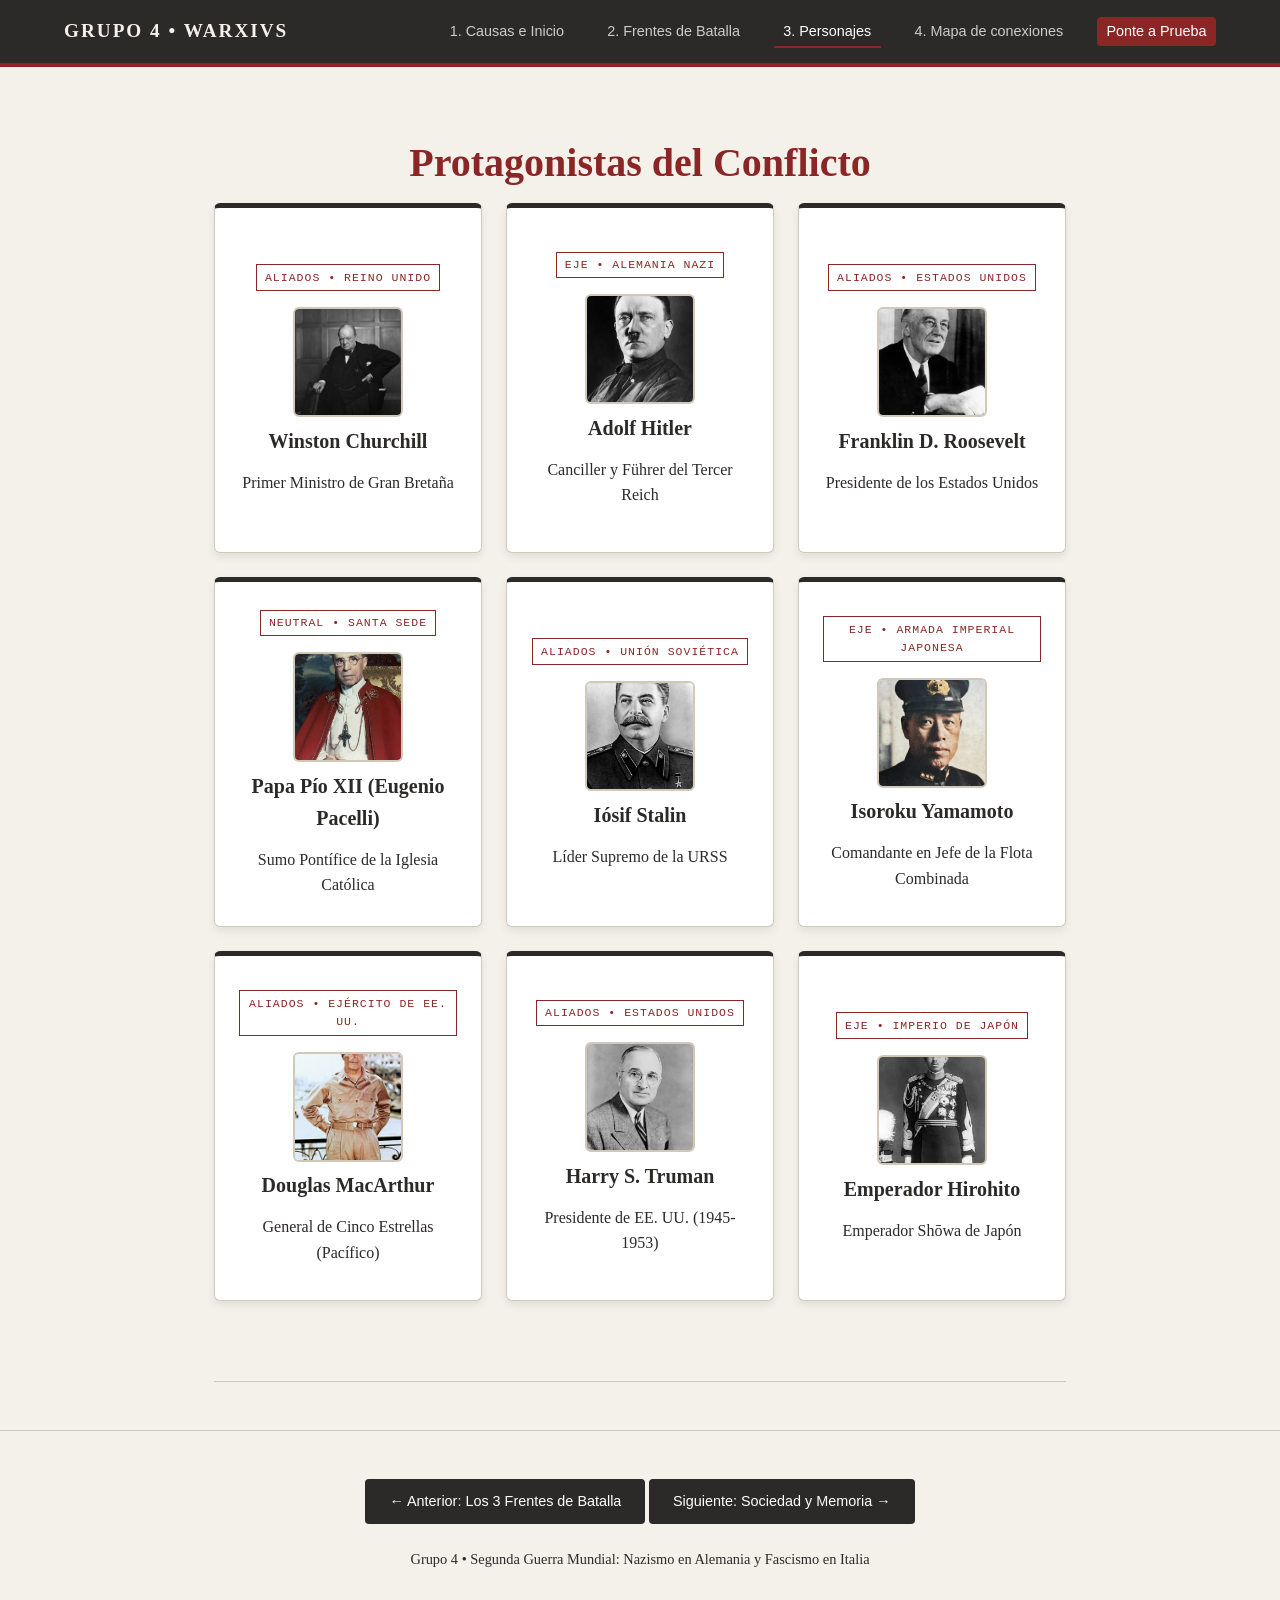
<file: tecnologia.html>
<!DOCTYPE html>
<html lang="es">
<head>
    <meta charset="UTF-8">
    <meta name="viewport" content="width=device-width, initial-scale=1.0">
    <title>Segunda Guerra Mundial: Nazismo y Fascismo | Personajes Clave</title>
    <link rel="stylesheet" href="styles.css">
</head>
<body>

    <!-- Navegación -->
    <header class="main-header">
        <div class="logo">GRUPO 4 • WARXIVS</div>
        <nav>
            <ul class="nav-links">
                <li><a href="index.html">1. Causas e Inicio</a></li>
                <li><a href="frentes.html">2. Frentes de Batalla</a></li>
                <li><a href="tecnologia.html" class="active">3. Personajes</a></li>
                <li><a href="vida-civil.html">4. Mapa de conexiones</a></li>
                <li><a href="quiz.html" class="btn-quiz">Ponte a Prueba</a></li>
            </ul>
        </nav>
    </header>

    <main class="container">
        <section class="hero">
            <h1>Protagonistas del Conflicto</h1>
            
        <!-- Personajes Clave -->
        <section class="flip-section">
            
            <div class="cards-grid">

                <!-- 1. Winston churchill -->
                <label class="flip-card">
                    <input type="checkbox" class="flip-toggle">
                    <div class="flip-card-inner">
                        <div class="flip-card-front">
                            <span class="file-stamp">ALIADOS • REINO UNIDO</span>
                            <div class="tech-icon"><img src="imagen3/WinstonC.jpg" alt="Retrato del personaje"></div>
                            <h3>Winston Churchill</h3>
                            <p>Primer Ministro de Gran Bretaña</p>
                            
                        </div>
                        <div class="flip-card-back">
                            <h4>Winston Churchill</h4>
                            <p><strong>Ascenso:</strong> Larga carrera política y militar desde la I Guerra Mundial; nombrado Primer Ministro el 10 de mayo de 1940.</p>
                            <p><strong>Ideología:</strong> Férreo conservador y anticomunista, aunque pragmático para aliarse con la URSS. En 1948 afirmó: <em>«El socialismo es la filosofía del fracaso, el credo de la ignorancia y el evangelio de la envidia»</em>.</p>
                            <p><strong>Acontecimientos:</strong> Lideró la resistencia en la Batalla de Inglaterra (1940) y participó en las conferencias de Teherán (1943) y Yalta (1945) con Stalin y Roosevelt.</p>
                            <p><strong>Rol y Posguerra:</strong> Líder político, moral y estratégico cuya oratoria sostuvo al pueblo británico. Perdió la reelección en 1945 ante Clement Attlee, volvió al cargo en 1951 y ganó el Nobel de Literatura en 1953.</p>
                        </div>
                    </div>
                </label>

                <!-- 2. Adolfo -->
                <label class="flip-card">
                    <input type="checkbox" class="flip-toggle">
                    <div class="flip-card-inner">
                        <div class="flip-card-front">
                            <span class="file-stamp">EJE • ALEMANIA NAZI</span>
                            <div class="tech-icon"><img src="imagen3/adolfo.jpg" alt="Retrato del personaje"></div>
                            <h3>Adolf Hitler</h3>
                            <p>Canciller y Führer del Tercer Reich</p>
                            
                        </div>
                        <div class="flip-card-back">
                            <h4>Adolf Hitler</h4>
                            <p><strong>Ascenso:</strong> Nombrado Canciller en enero de 1933 y proclamado <em>Führer</em> en 1934 aprovechando el descontento por la derrota en la I Guerra Mundial.</p>
                            <p><strong>Ideología:</strong> Racismo biológico basado en la supremacía aria, antisemitismo radical, totalitarismo y nacionalsocialismo.</p>
                            <p><strong>Acontecimientos:</strong> Invasión a Polonia (septiembre de 1939), invasión a la URSS u Operación Barbarroja (1941) e implementación de la «Solución Final» (Holocausto).</p>
                            <p><strong>Rol y Posguerra:</strong> Dictador supremo; asumió el control militar directo en 1941 frente a los «Tres Grandes». No llegó a la posguerra: se suicidó en 1945 junto a Eva Braun en su búnker ante la inminente toma de Berlín.</p>
                        </div>
                    </div>
                </label>

                <!-- 3. roosevelt -->
                <label class="flip-card">
                    <input type="checkbox" class="flip-toggle">
                    <div class="flip-card-inner">
                        <div class="flip-card-front">
                            <span class="file-stamp">ALIADOS • ESTADOS UNIDOS</span>
                            <div class="tech-icon"><img src="imagen3/roosevelt.jpg" alt="Retrato del personaje"></div>
                            <h3>Franklin D. Roosevelt</h3>
                            <p>Presidente de los Estados Unidos</p>
                            
                        </div>
                        <div class="flip-card-back">
                            <h4>Franklin D. Roosevelt</h4>
                            <p><strong>Ascenso:</strong> Exgobernador de Nueva York; ganó las elecciones en 1932 y fue electo en 4 mandatos consecutivos hasta 1944.</p>
                            <p><strong>Ideología:</strong> Liberal, internacionalista y progresista económico.</p>
                            <p><strong>Acontecimientos:</strong> Pronunció el «Discurso de la Infamia» tras Pearl Harbor (1941), autorizó la Operación Venganza contra Yamamoto (1943) y asistió a Teherán (1943) y Yalta (1945).</p>
                            <p><strong>Rol y Posguerra:</strong> Comandante en jefe de EE. UU.; transformó al país en el «Arsenal de la Democracia». Falleció por una hemorragia cerebral el 12 de abril de 1945 en Warm Springs, Georgia, semanas antes de la rendición alemana.</p>
                        </div>
                    </div>
                </label>

                <!-- Papa -->
                <label class="flip-card">
                    <input type="checkbox" class="flip-toggle">
                    <div class="flip-card-inner">
                        <div class="flip-card-front">
                            <span class="file-stamp">NEUTRAL • SANTA SEDE</span>
                            <div class="tech-icon"><img src="imagen3/papa.jpg" alt="Retrato del personaje"></div>
                            <h3>Papa Pío XII (Eugenio Pacelli)</h3>
                            <p>Sumo Pontífice de la Iglesia Católica</p>
                            
                        </div>
                        <div class="flip-card-back">
                            <h4>Papa Pío XII (Eugenio Pacelli)</h4>
                            <p><strong>Ascenso:</strong> Nuncio Apostólico en Alemania y Secretario de Estado del Vaticano; electo Papa en marzo de 1939.</p>
                            <p><strong>Ideología:</strong> Doctrina Católica, neutralidad diplomática estricta y fuerte anticomunismo ante el ateísmo de Estado.</p>
                            <p><strong>Acontecimientos:</strong> Encíclica <em>Summi Pontificatus</em> (1939) condenando el totalitarismo; intentó evitar Pearl Harbor en abril de 1941 y se reunió con Churchill en agosto de 1944 tras liberar Roma.</p>
                            <p><strong>Rol y Posguerra:</strong> Diplomacia neutral y operaciones clandestinas de refugio para perseguidos políticos y judíos en conventos y el Vaticano. En 1949 excomulgó a católicos militantes comunistas; falleció el 9 de octubre de 1958.</p>
                        </div>
                    </div>
                </label>

                <!-- 5. stalin -->
                <label class="flip-card">
                    <input type="checkbox" class="flip-toggle">
                    <div class="flip-card-inner">
                        <div class="flip-card-front">
                            <span class="file-stamp">ALIADOS • UNIÓN SOVIÉTICA</span>
                            <div class="tech-icon"><img src="imagen3/Stalin.jpg" alt="Retrato del personaje"></div>
                            <h3>Iósif Stalin</h3>
                            <p>Líder Supremo de la URSS</p>
                            
                        </div>
                        <div class="flip-card-back">
                            <h4>Iósif Stalin</h4>
                            <p><strong>Ascenso:</strong> Tras la muerte de Lenin en 1924, expulsó a opositores como León Trotski y consolidó el poder absoluto a fines de los años 20.</p>
                            <p><strong>Ideología:</strong> Marxismo-leninismo estalinista: colectivización forzada, culto a la personalidad y terrorismo de Estado (responsable de más de 10 millones de muertes entre fusilamientos, Gulags y el Holodomor en Ucrania de 1932-1933).</p>
                            <p><strong>Acontecimientos:</strong> Firmó el Pacto Molotov-Ribbentrop (1939); lideró las victorias de Stalingrado, Kursk y la toma de Berlín; asistió a Teherán y Yalta.</p>
                            <p><strong>Rol y Posguerra:</strong> Comandante Supremo soviético que absorbió el peso principal del ejército alemán en el este. Creó el Bloque del Este durante la Guerra Fría.</p>
                        </div>
                    </div>
                </label>

                <!-- 6. yamamoto -->
                <label class="flip-card">
                    <input type="checkbox" class="flip-toggle">
                    <div class="flip-card-inner">
                        <div class="flip-card-front">
                            <span class="file-stamp">EJE • ARMADA IMPERIAL JAPONESA</span>
                            <div class="tech-icon"><img src="imagen3/Yamamoto.jpg" alt="Retrato del personaje"></div>
                            <h3>Isoroku Yamamoto</h3>
                            <p>Comandante en Jefe de la Flota Combinada</p>
                            
                        </div>
                        <div class="flip-card-back">
                            <h4>Isoroku Yamamoto</h4>
                            <p><strong>Ascenso:</strong> Graduado de la Academia Naval Imperial con estudios en Harvard; nombrado Comandante en Jefe en 1939.</p>
                            <p><strong>Ideología:</strong> Nacionalismo militarista japonés, aunque se oponía al Pacto Tripartito con Alemania e Italia por el riesgo de enfrentar a EE. UU.</p>
                            <p><strong>Acontecimientos:</strong> Planificó el ataque a Pearl Harbor y condujo las ofensivas en Birmania, Singapur, Hong Kong, Midway y la Isla Wake.</p>
                            <p><strong>Rol y Posguerra:</strong> Principal estratega naval japonés y rival directo de Douglas MacArthur. Murió el 18 de abril de 1943 al ser derribado su avión sobre Bougainville en la Operación Venganza.</p>
                        </div>
                    </div>
                </label>

                <!-- MacArthur -->
                <label class="flip-card">
                    <input type="checkbox" class="flip-toggle">
                    <div class="flip-card-inner">
                        <div class="flip-card-front">
                            <span class="file-stamp">ALIADOS • EJÉRCITO DE EE. UU.</span>
                            <div class="tech-icon"><img src="imagen3/MacArthur.jpg" alt="Retrato del personaje"></div>
                            <h3>Douglas MacArthur</h3>
                            <p>General de Cinco Estrellas (Pacífico)</p>
                            
                        </div>
                        <div class="flip-card-back">
                            <h4>Douglas MacArthur</h4>
                            <p><strong>Ascenso:</strong> Exjefe de Estado Mayor del Ejército de EE. UU. en los años 30; nombrado Comandante en el Lejano Oriente en 1941.</p>
                            <p><strong>Ideología:</strong> Conservadurismo estadounidense y ferviente anticomunismo.</p>
                            <p><strong>Acontecimientos:</strong> Lideró las campañas del Pacífico Suroeste (Islas Salomón, Guadalcanal), reconquistó Filipinas (1945) y presidió la rendición de Japón a bordo del <em>USS Missouri</em> el 2 de septiembre de 1945.</p>
                            <p><strong>Rol y Posguerra:</strong> Máxima autoridad militar aliada en el Pacífico Suroeste. Dirigió la ocupación democratizadora de Japón (1945-1951) y las fuerzas de la ONU en Corea hasta ser relevado por Truman. Falleció el 5 de abril de 1964.</p>
                        </div>
                    </div>
                </label>

                <!-- Truman -->
                <label class="flip-card">
                    <input type="checkbox" class="flip-toggle">
                    <div class="flip-card-inner">
                        <div class="flip-card-front">
                            <span class="file-stamp">ALIADOS • ESTADOS UNIDOS</span>
                            <div class="tech-icon"><img src="imagen3/Truman.jpg" alt="Retrato del personaje"></div>
                            <h3>Harry S. Truman</h3>
                            <p>Presidente de EE. UU. (1945-1953)</p>
                            
                        </div>
                        <div class="flip-card-back">
                            <h4>Harry S. Truman</h4>
                            <p><strong>Ascenso:</strong> Elegido Vicepresidente en 1944; asumió la Presidencia el 12 de abril de 1945 tras fallecer Roosevelt.</p>
                            <p><strong>Ideología:</strong> Anticomunismo firme y promotor del orden multilateral de posguerra.</p>
                            <p><strong>Acontecimientos:</strong> Autorizó el lanzamiento de las bombas atómicas sobre Hiroshima y Nagasaki (agosto de 1945) y aceptó la rendición incondicional de Japón.</p>
                            <p><strong>Rol y Posguerra:</strong> Tomó las decisiones ejecutivas de los últimos cuatro meses del conflicto. Reelecto en 1948, impulsó la creación de la ONU y la OTAN. Falleció el 26 de diciembre de 1972.</p>
                        </div>
                    </div>
                </label>

                <!-- Hirohito -->
                <label class="flip-card">
                    <input type="checkbox" class="flip-toggle">
                    <div class="flip-card-inner">
                        <div class="flip-card-front">
                            <span class="file-stamp">EJE • IMPERIO DE JAPÓN</span>
                            <div class="tech-icon"><img src="imagen3/Hirohito.jpg" alt="Retrato del personaje"></div>
                            <h3>Emperador Hirohito</h3>
                            <p>Emperador Shōwa de Japón</p>
                            
                        </div>
                        <div class="flip-card-back">
                            <h4>Emperador Hirohito</h4>
                            <p><strong>Ascenso:</strong> Asumió el Trono del Crisantemo el 25 de diciembre de 1926 tras la muerte de su padre, el Emperador Taishō.</p>
                            <p><strong>Ideología:</strong> Monarquía divina según la Constitución Meiji, influenciado por el nacionalismo militarista.</p>
                            <p><strong>Acontecimientos:</strong> Ratificó la expansión militar en China y el ataque a Pearl Harbor; tras las bombas atómicas y la entrada soviética, anunció por radio (<em>Gyokuon-hōsō</em>) la rendición en agosto de 1945.</p>
                            <p><strong>Rol y Posguerra:</strong> Firmó la Declaración de Humanidad (<em>Ningen-sengen</em>) renunciando a su estatus divino y permaneció como monarca constitucional durante el milagro económico japonés. Falleció el 7 de enero de 1989.</p>
                        </div>
                    </div>
                </label>

            </div>
        </section>

        
    </main>

    <footer>
        <div class="chapter-nav">
            <a href="frentes.html" class="prev-page">← Anterior: Los 3 Frentes de Batalla</a>
            <a href="vida-civil.html" class="next-page">Siguiente: Sociedad y Memoria →</a>
        </div>
        <p style="margin-top: 1.5rem;">Grupo 4 • Segunda Guerra Mundial: Nazismo en Alemania y Fascismo en Italia</p>
    </footer>

</body>
</html>
</file>
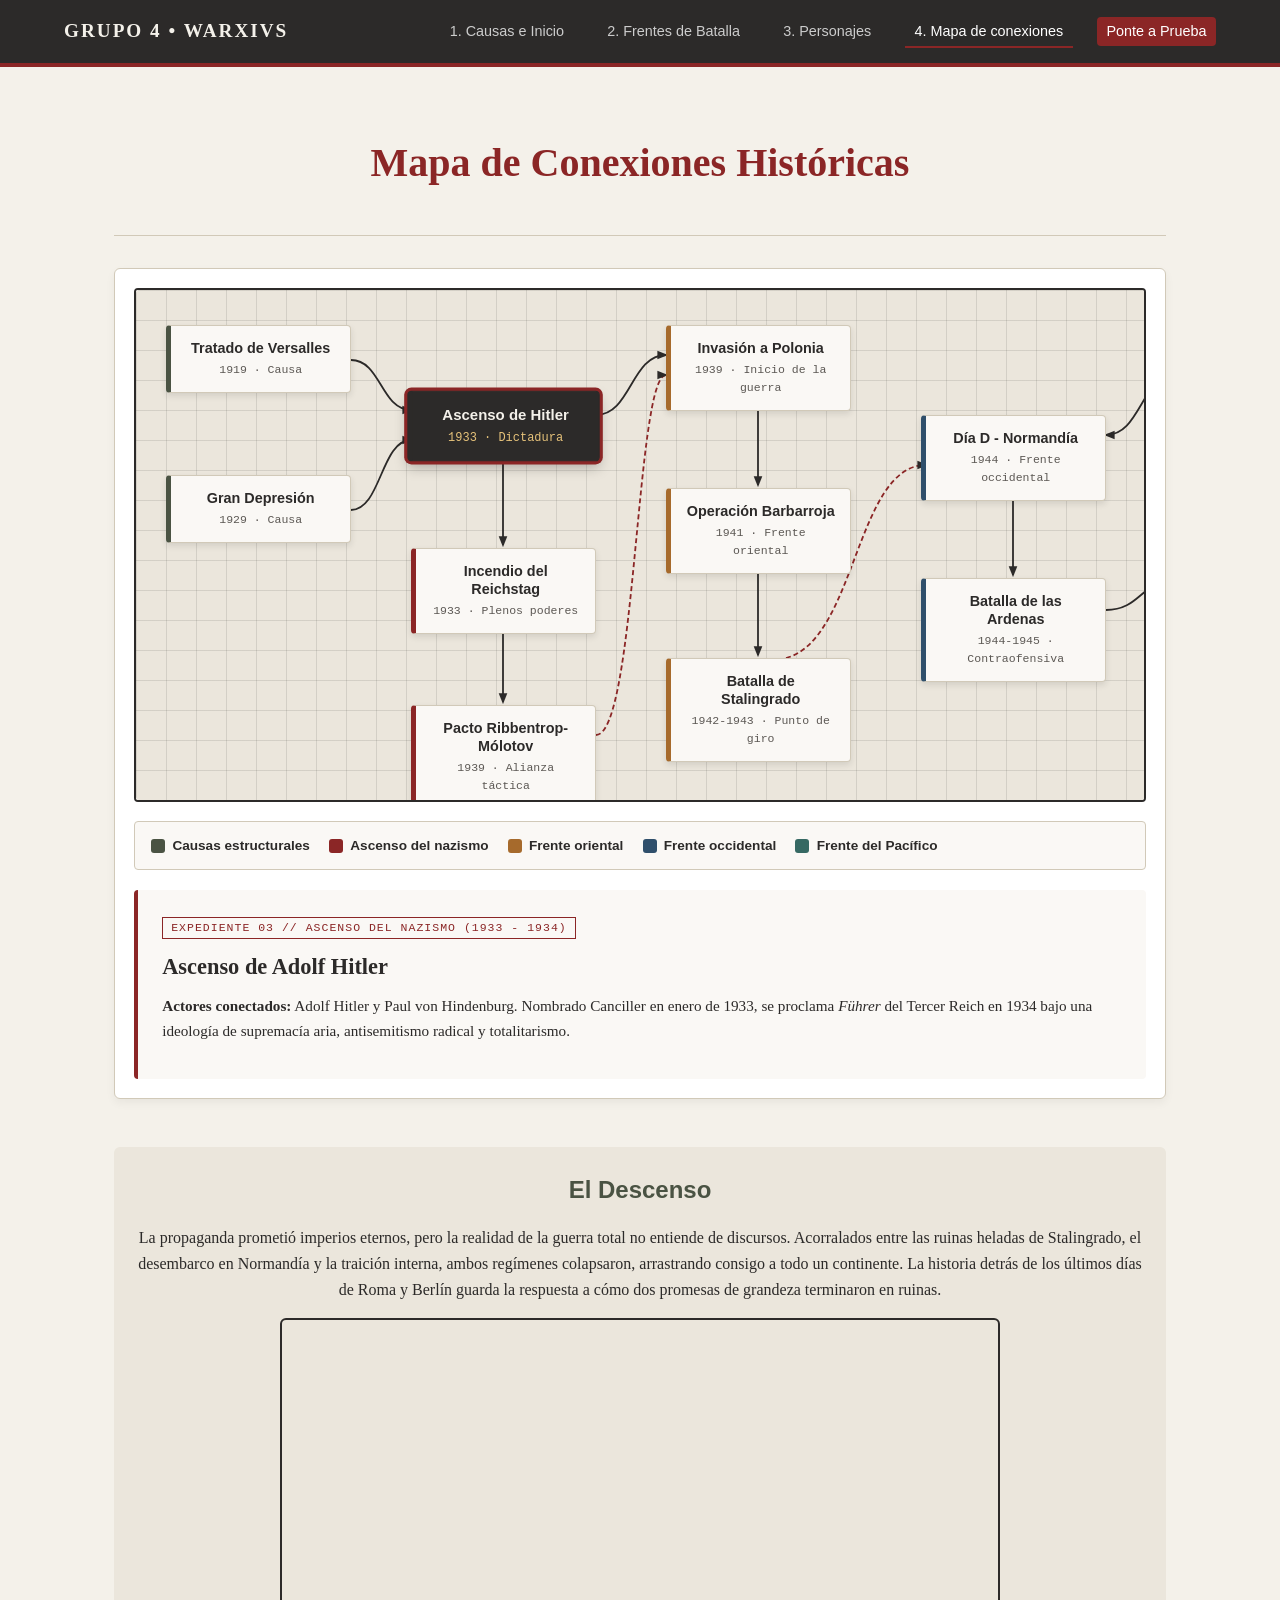
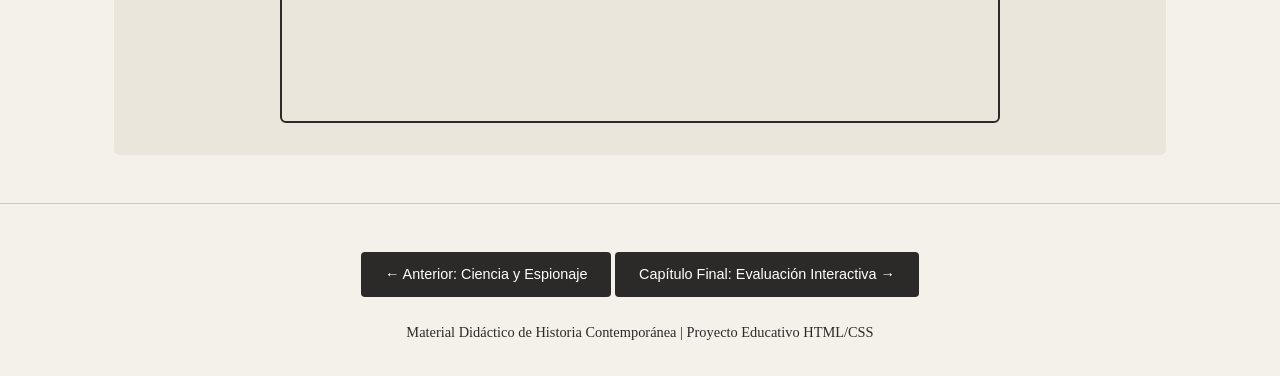
<file: vida-civil.html>
<!DOCTYPE html>
<html lang="es">
<head>
    <meta charset="UTF-8">
    <meta name="viewport" content="width=device-width, initial-scale=1.0">
    <title>Crónicas de la II Guerra Mundial | Mapa de conexiones</title>
    <link rel="stylesheet" href="styles.css">
</head>
<body>

    <!-- Navegación -->
    <header class="main-header">
        <div class="logo">GRUPO 4 • WARXIVS</div>
        <nav>
            <ul class="nav-links">
                <li><a href="index.html">1. Causas e Inicio</a></li>
                <li><a href="frentes.html">2. Frentes de Batalla</a></li>
                <li><a href="tecnologia.html">3. Personajes</a></li>
                <li><a href="vida-civil.html" class="active">4. Mapa de conexiones</a></li>
                <li><a href="quiz.html" class="btn-quiz">Ponte a Prueba</a></li>
            </ul>
        </nav>
    </header>

    <!-- Reutiliza .container y .hero de tu CSS -->
    <main class="container" style="max-width: 1100px;">
        <section class="hero">
            <h1>Mapa de Conexiones Históricas</h1>
            
        </section>

        <!-- Reutiliza .tactical-board de tu CSS -->
        <section class="tactical-board">

            <!-- Inputs ocultos (hermanos de .node-scroll-container y .battle-intel) -->
            <input type="radio" name="hist-node" id="n-versalles" class="node-radio">
            <input type="radio" name="hist-node" id="n-depresion" class="node-radio">
            <input type="radio" name="hist-node" id="n-hitler" class="node-radio" checked>
            <input type="radio" name="hist-node" id="n-reichstag" class="node-radio">
            <input type="radio" name="hist-node" id="n-pacto" class="node-radio">
            <input type="radio" name="hist-node" id="n-polonia" class="node-radio">
            <input type="radio" name="hist-node" id="n-barbarroja" class="node-radio">
            <input type="radio" name="hist-node" id="n-stalingrado" class="node-radio">
            <input type="radio" name="hist-node" id="n-normandia" class="node-radio">
            <input type="radio" name="hist-node" id="n-ardenas" class="node-radio">
            <input type="radio" name="hist-node" id="n-pearl" class="node-radio">
            <input type="radio" name="hist-node" id="n-bombas" class="node-radio">

            <!-- Tablero con cuadrícula cartográfica (.map-canvas) -->
            <div class="node-scroll-container">
                <div class="map-canvas node-canvas">

                    <!-- Flechas SVG en color tinta oscura (#2c2a29) y rojo archivo (#8b2626) -->
                    <svg class="node-lines" viewBox="0 0 1280 510">
                        <defs>
                            <marker id="arrow-ink" viewBox="0 0 10 10" refX="8" refY="5" markerWidth="6" markerHeight="6" orient="auto-start-reverse">
                                <path d="M 0 1 L 10 5 L 0 9 z" fill="#2c2a29" />
                            </marker>
                        </defs>

                        <!-- Versalles -> Ascenso de Hitler -->
                        <path d="M 215 70 C 245 70, 245 120, 275 120" fill="none" stroke="#2c2a29" stroke-width="1.8" marker-end="url(#arrow-ink)" />
                        <!-- Gran Depresión -> Ascenso de Hitler -->
                        <path d="M 215 220 C 245 220, 245 150, 275 150" fill="none" stroke="#2c2a29" stroke-width="1.8" marker-end="url(#arrow-ink)" />

                        <!-- Hitler -> Reichstag -> Pacto -->
                        <line x1="367" y1="168" x2="367" y2="255" stroke="#2c2a29" stroke-width="1.8" marker-end="url(#arrow-ink)" />
                        <line x1="367" y1="330" x2="367" y2="412" stroke="#2c2a29" stroke-width="1.8" marker-end="url(#arrow-ink)" />

                        <!-- Hitler -> Invasión a Polonia -->
                        <path d="M 460 125 C 495 125, 495 65, 530 65" fill="none" stroke="#2c2a29" stroke-width="1.8" marker-end="url(#arrow-ink)" />
                        <!-- Pacto Ribbentrop-Mólotov -> Invasión a Polonia -->
                        <path d="M 460 445 C 500 445, 500 85, 530 85" fill="none" stroke="#8b2626" stroke-width="1.8" stroke-dasharray="5,3" marker-end="url(#arrow-ink)" />

                        <!-- Polonia -> Barbarroja -> Stalingrado -->
                        <line x1="622" y1="100" x2="622" y2="195" stroke="#2c2a29" stroke-width="1.8" marker-end="url(#arrow-ink)" />
                        <line x1="622" y1="265" x2="622" y2="365" stroke="#2c2a29" stroke-width="1.8" marker-end="url(#arrow-ink)" />

                        <!-- Stalingrado -> Día D Normandía -->
                        <path d="M 650 368 C 720 350, 720 175, 790 175" fill="none" stroke="#8b2626" stroke-width="1.8" stroke-dasharray="5,3" marker-end="url(#arrow-ink)" />

                        <!-- Día D -> Batalla de las Ardenas -->
                        <line x1="877" y1="190" x2="877" y2="285" stroke="#2c2a29" stroke-width="1.8" marker-end="url(#arrow-ink)" />

                        <!-- Pearl Harbor -> Día D -->
                        <path d="M 1040 85 C 1005 85, 1005 145, 970 145" fill="none" stroke="#2c2a29" stroke-width="1.8" marker-end="url(#arrow-ink)" />

                        <!-- Batalla de las Ardenas -> Bombas Atómicas -->
                        <path d="M 970 320 C 1005 320, 1005 290, 1040 290" fill="none" stroke="#2c2a29" stroke-width="1.8" marker-end="url(#arrow-ink)" />

                        <!-- Pearl Harbor -> Bombas Atómicas -->
                        <line x1="1132" y1="100" x2="1132" y2="255" stroke="#2c2a29" stroke-width="1.8" marker-end="url(#arrow-ink)" />
                    </svg>

                    <!-- COLUMNA 1: CAUSAS ESTRUCTURALES -->
                    <label for="n-versalles" class="hist-node cat-causas" style="top: 35px; left: 30px;">
                        <strong>Tratado de Versalles</strong>
                        <span>1919 · Causa</span>
                    </label>

                    <label for="n-depresion" class="hist-node cat-causas" style="top: 185px; left: 30px;">
                        <strong>Gran Depresión</strong>
                        <span>1929 · Causa</span>
                    </label>

                    <!-- COLUMNA 2: ASCENSO DEL NAZISMO -->
                    <label for="n-hitler" class="hist-node cat-nazismo" style="top: 102px; left: 275px;">
                        <strong>Ascenso de Hitler</strong>
                        <span>1933 · Dictadura</span>
                    </label>

                    <label for="n-reichstag" class="hist-node cat-nazismo" style="top: 258px; left: 275px;">
                        <strong>Incendio del Reichstag</strong>
                        <span>1933 · Plenos poderes</span>
                    </label>

                    <label for="n-pacto" class="hist-node cat-nazismo" style="top: 415px; left: 275px;">
                        <strong>Pacto Ribbentrop-Mólotov</strong>
                        <span>1939 · Alianza táctica</span>
                    </label>

                    <!-- COLUMNA 3: FRENTE ORIENTAL -->
                    <label for="n-polonia" class="hist-node cat-oriental" style="top: 35px; left: 530px;">
                        <strong>Invasión a Polonia</strong>
                        <span>1939 · Inicio de la guerra</span>
                    </label>

                    <label for="n-barbarroja" class="hist-node cat-oriental" style="top: 198px; left: 530px;">
                        <strong>Operación Barbarroja</strong>
                        <span>1941 · Frente oriental</span>
                    </label>

                    <label for="n-stalingrado" class="hist-node cat-oriental" style="top: 368px; left: 530px;">
                        <strong>Batalla de Stalingrado</strong>
                        <span>1942-1943 · Punto de giro</span>
                    </label>

                    <!-- COLUMNA 4: FRENTE OCCIDENTAL -->
                    <label for="n-normandia" class="hist-node cat-occidental" style="top: 125px; left: 785px;">
                        <strong>Día D - Normandía</strong>
                        <span>1944 · Frente occidental</span>
                    </label>

                    <label for="n-ardenas" class="hist-node cat-occidental" style="top: 288px; left: 785px;">
                        <strong>Batalla de las Ardenas</strong>
                        <span>1944-1945 · Contraofensiva</span>
                    </label>

                    <!-- COLUMNA 5: FRENTE DEL PACÍFICO -->
                    <label for="n-pearl" class="hist-node cat-pacifico" style="top: 35px; left: 1040px;">
                        <strong>Pearl Harbor</strong>
                        <span>1941 · Frente del Pacífico</span>
                    </label>

                    <label for="n-bombas" class="hist-node cat-pacifico" style="top: 258px; left: 1040px;">
                        <strong>Bombas Atómicas</strong>
                        <span>1945 · Fin de la guerra</span>
                    </label>

                </div>
            </div>

            <!-- Leyenda de categorías -->
            <div class="node-legend">
                <div class="legend-item"><span class="legend-dot" style="background: var(--accent-olive);"></span> Causas estructurales</div>
                <div class="legend-item"><span class="legend-dot" style="background: var(--accent-red);"></span> Ascenso del nazismo</div>
                <div class="legend-item"><span class="legend-dot" style="background: #a66a2c;"></span> Frente oriental</div>
                <div class="legend-item"><span class="legend-dot" style="background: #2f4f6b;"></span> Frente occidental</div>
                <div class="legend-item"><span class="legend-dot" style="background: #366963;"></span> Frente del Pacífico</div>
            </div>

            <!-- Reutiliza .battle-intel, .intel-card y .file-stamp de tu CSS -->
            <div class="battle-intel">
                <article id="d-versalles" class="intel-card">
                    <span class="file-stamp">EXPEDIENTE 01 // CAUSA ESTRUCTURAL (1919)</span>
                    <h3>Tratado de Versalles</h3>
                    <p><strong>Conexión histórica:</strong> Impone a Alemania la pérdida del 13% de su territorio, la desmilitarización de Renania (frontera oeste en el río Rin) y fuertes reparaciones económicas tras la Primera Guerra Mundial. Alimenta el resentimiento y el mito de la <em>Dolchstoßlegende</em> ("puñalada por la espalda"), preparando el terreno para el ascenso de Hitler.</p>
                </article>

                <article id="d-depresion" class="intel-card">
                    <span class="file-stamp">EXPEDIENTE 02 // CAUSA ESTRUCTURAL (1929)</span>
                    <h3>Gran Depresión</h3>
                    <p><strong>Conexión histórica:</strong> Genera hiperinflación y desempleo masivo en Alemania, debilitando el gobierno de Paul von Hindenburg y multiplicando el apoyo social al discurso radical de Adolf Hitler.</p>
                </article>

                <article id="d-hitler" class="intel-card">
                    <span class="file-stamp">EXPEDIENTE 03 // ASCENSO DEL NAZISMO (1933 - 1934)</span>
                    <h3>Ascenso de Adolf Hitler</h3>
                    <p><strong>Actores conectados:</strong> Adolf Hitler y Paul von Hindenburg. Nombrado Canciller en enero de 1933, se proclama <em>Führer</em> del Tercer Reich en 1934 bajo una ideología de supremacía aria, antisemitismo radical y totalitarismo.</p>
                </article>

                <article id="d-reichstag" class="intel-card">
                    <span class="file-stamp">EXPEDIENTE 04 // CONSOLIDACIÓN TOTALITARIA (1933)</span>
                    <h3>Incendio del Reichstag</h3>
                    <p><strong>Conexión histórica:</strong> Suceso utilizado por el régimen nazi como pretexto para suprimir libertades políticas y aprobar la declaración de plenos poderes (facultades extraordinarias) a favor de Hitler.</p>
                </article>

                <article id="d-pacto" class="intel-card">
                    <span class="file-stamp">EXPEDIENTE 05 // DIPLOMACIA TÁCTICA (AGOSTO 1939)</span>
                    <h3>Pacto Ribbentrop-Mólotov</h3>
                    <p><strong>Actores conectados:</strong> Adolf Hitler e Iósif Stalin. Pacto de no agresión germano-soviético que acordaba el reparto de Polonia, permitiendo a Alemania invadir Europa occidental y central sin abrir inicialmente dos frentes.</p>
                </article>

                <article id="d-polonia" class="intel-card">
                    <span class="file-stamp">EXPEDIENTE 06 // FRENTE ORIENTAL (SEPTIEMBRE 1939)</span>
                    <h3>Invasión a Polonia</h3>
                    <p><strong>Actores conectados:</strong> Alemania Nazi, URSS y Papa Pío XII (condena mediante la encíclica <em>Summi Pontificatus</em>). Detona formalmente la Segunda Guerra Mundial en Europa.</p>
                </article>

                <article id="d-barbarroja" class="intel-card">
                    <span class="file-stamp">EXPEDIENTE 07 // FRENTE ORIENTAL (1941)</span>
                    <h3>Operación Barbarroja</h3>
                    <p><strong>Actores conectados:</strong> Adolf Hitler vs. Iósif Stalin. Ruptura del Pacto Ribbentrop-Mólotov mediante la invasión alemana a la Unión Soviética, culminando en la Batalla de Moscú y dando paso a Stalingrado.</p>
                </article>

                <article id="d-stalingrado" class="intel-card">
                    <span class="file-stamp">EXPEDIENTE 08 // FRENTE ORIENTAL (17 JUL 1942 - 2 FEB 1943)</span>
                    <h3>Batalla de Stalingrado</h3>
                    <p><strong>Actores conectados:</strong> Iósif Stalin (Operación Urano) vs. Adolf Hitler y fuerzas del Eje. Con entre 1.8 y 2 millones de bajas totales y +90% de la ciudad destruida, frena la ofensiva hacia el Cáucaso e inicia la marcha soviética hasta Berlín.</p>
                </article>

                <article id="d-normandia" class="intel-card">
                    <span class="file-stamp">EXPEDIENTE 09 // FRENTE OCCIDENTAL (6 DE JUNIO DE 1944)</span>
                    <h3>Día D (Operación Overlord)</h3>
                    <p><strong>Actores conectados:</strong> Winston Churchill, Franklin D. Roosevelt (acordado en Teherán, 1943) vs. Adolf Hitler. Desembarco aliado de ~156,000 soldados en Normandía que abre el frente occidental y permite liberar París.</p>
                </article>

                <article id="d-ardenas" class="intel-card">
                    <span class="file-stamp">EXPEDIENTE 10 // FRENTE OCCIDENTAL (16 DIC 1944 - 25 ENE 1945)</span>
                    <h3>Batalla de las Ardenas</h3>
                    <p><strong>Actores conectados:</strong> Adolf Hitler vs. Aliados (EE. UU., Reino Unido y Canadá). Última gran contraofensiva alemana; su derrota consume las reservas del Tercer Reich antes de la caída de Berlín.</p>
                </article>

                <article id="d-pearl" class="intel-card">
                    <span class="file-stamp">EXPEDIENTE 11 // FRENTE DEL PACÍFICO (7 DE DICIEMBRE DE 1941)</span>
                    <h3>Bombardeo a Pearl Harbor</h3>
                    <p><strong>Actores conectados:</strong> Isoroku Yamamoto, Emperador Hirohito vs. Franklin D. Roosevelt (pese al intento previo de mediación del Papa Pío XII en abril de 1941). Provoca el <em>"Discurso de la infamia"</em> y la entrada de EE. UU. a la guerra.</p>
                </article>

                <article id="d-bombas" class="intel-card">
                    <span class="file-stamp">EXPEDIENTE 12 // FRENTE DEL PACÍFICO (6 Y 9 DE AGOSTO DE 1945)</span>
                    <h3>Bombas Atómicas (Hiroshima y Nagasaki)</h3>
                    <p><strong>Actores conectados:</strong> Harry S. Truman (sucesor de Roosevelt), Douglas MacArthur y Emperador Hirohito. Tras los bombardeos, Japón firma la rendición incondicional el 2 de septiembre de 1945 a bordo del USS Missouri, poniendo fin a la guerra.</p>
                </article>
            </div>

        </section>

     <!-- Video -->
        <section class="interactive-check" style="text-align: center;">
    <h2>El Descenso</h2>
    <p style="margin-bottom: 1rem;">La propaganda prometió imperios eternos, pero la realidad de la guerra total no entiende de discursos. Acorralados entre las ruinas heladas de Stalingrado, el desembarco en Normandía y la traición interna, ambos regímenes colapsaron, arrastrando consigo a todo un continente. La historia detrás de los últimos días de Roma y Berlín guarda la respuesta a cómo dos promesas de grandeza terminaron en ruinas.</p>
    
    <iframe 
        width="100%" 
        height="405" 
        style="max-width: 720px; border-radius: 6px; border: 2px solid var(--ink-dark);" 
        src="https://www.youtube.com/embed/DU6hw4SIZuI" 
        title="Video Documental Grupo 4" 
        frameborder="0" 
        allow="accelerometer; autoplay; clipboard-write; encrypted-media; gyroscope; picture-in-picture; web-share" 
        referrerpolicy="strict-origin-when-cross-origin" 
        allowfullscreen>
    </iframe>
</section>

        
    </main>


    <!-- Navegación Secuencial entre capítulos -->
    <footer>
        <div class="chapter-nav">
            <a href="tecnologia.html" class="prev-page">← Anterior: Ciencia y Espionaje</a>
            <a href="quiz.html" class="next-page">Capítulo Final: Evaluación Interactiva →</a>
        </div>
        <p style="margin-top: 1.5rem;">Material Didáctico de Historia Contemporánea | Proyecto Educativo HTML/CSS</p>
    </footer>

</body>
</html>
</file>
<file: styles.css>
/* ===== Base ===== */
:root {
    --bg-paper: #f4f1ea;
    --ink-dark: #2c2a29;
    --accent-red: #8b2626;
    --accent-olive: #4a5343;
    --border-color: #d1c9b8;
    --gold: #e6c27a;
}

* {
    box-sizing: border-box;
    margin: 0;
    padding: 0;
}

input {
    display: none;
}

/* todos los radios/checkbox son solo interruptores ocultos */
body {
    font-family: 'Georgia', serif;
    background: var(--bg-paper);
    color: var(--ink-dark);
    line-height: 1.6;
}

h2 {
    color: var(--accent-olive);
    margin-bottom: 1rem;
}

.flip-section h2,
.enigma-simulator h2 {
    margin-bottom: 1.2rem;
}

.section-lead {
    margin-bottom: 1.5rem;
    color: #4a4744;
}

.container {
    max-width: 900px;
    margin: 2rem auto;
    padding: 0 1.5rem;
}

.hero {
    text-align: center;
    padding: 2rem 0;
    border-bottom: 1px solid var(--border-color);
    margin-bottom: 2rem;
}

.hero h1 {
    font-size: 2.5rem;
    color: var(--accent-red);
    margin-bottom: 0.5rem;
}

/* Tipografías agrupadas */
h2,
.nav-links a,
.quiz-label,
.feedback,
.next-page,
.prev-page,
.history-table th,
.tab-btn,
.map-pin,
.hint,
.flip-card-back h4,
.instruction-note,
.hist-node,
.node-legend {
    font-family: sans-serif;
}

.map-watermark,
.file-stamp,
.rotor-title,
.rotor-key,
.enigma-output,
.hist-node span {
    font-family: monospace;
}

/* ===== Navegación y pie ===== */
.main-header {
    background: var(--ink-dark);
    color: var(--bg-paper);
    padding: 1rem 5%;
    display: flex;
    justify-content: space-between;
    align-items: center;
    flex-wrap: wrap;
    border-bottom: 4px solid var(--accent-red);
}

.logo {
    font-weight: bold;
    letter-spacing: 2px;
    font-size: 1.2rem;
}

.nav-links {
    list-style: none;
    display: flex;
    gap: 1.5rem;
    flex-wrap: wrap;
}

.nav-links a {
    color: #ccc;
    text-decoration: none;
    font-size: 0.9rem;
    padding: 0.4rem 0.6rem;
    transition: 0.3s;
}

.nav-links a:hover,
.nav-links a.active {
    color: #fff;
    border-bottom: 2px solid var(--accent-red);
}

.btn-quiz {
    background: var(--accent-red);
    color: #fff !important;
    border-radius: 4px;
}

footer {
    text-align: center;
    padding: 2rem;
    margin-top: 3rem;
    border-top: 1px solid var(--border-color);
    font-size: 0.9rem;
}

.next-page,
.prev-page {
    display: inline-block;
    margin-top: 1rem;
    padding: 0.7rem 1.5rem;
    background: var(--ink-dark);
    color: #fff;
    text-decoration: none;
    border-radius: 4px;
}

@keyframes fadeIn {
    from {
        opacity: 0;
        transform: translateY(-5px);
    }

    to {
        opacity: 1;
        transform: none;
    }
}

/* ===== Línea de tiempo (<details>) ===== */
.timeline-item {
    background: #fff;
    border: 1px solid var(--border-color);
    border-left: 5px solid var(--accent-olive);
    margin-bottom: 1rem;
    border-radius: 4px;
    overflow: hidden;
}

.timeline-item summary {
    padding: 1rem;
    cursor: pointer;
    font-size: 1.1rem;
    background: #faf8f5;
    user-select: none;
}

.timeline-item summary:hover {
    background: #efeae0;
}

.timeline-content {
    padding: 1rem 1.5rem;
    border-top: 1px solid var(--border-color);
    animation: fadeIn 0.4s ease-in-out;
}

/* ===== Quiz 100% CSS ===== */
.interactive-check {
    margin-top: 3rem;
    padding: 1.5rem;
    background: #ebe6dc;
    border-radius: 6px;
}

.quiz-box {
    margin-top: 1rem;
    display: flex;
    flex-direction: column;
    gap: 0.5rem;
}

.quiz-label {
    display: block;
    padding: 0.8rem 1rem;
    background: #fff;
    border: 1px solid var(--border-color);
    border-radius: 4px;
    cursor: pointer;
    transition: background 0.2s;
}

.quiz-label:hover {
    background: #f9f9f9;
}

.feedback {
    display: none;
    padding: 0.8rem;
    border-radius: 4px;
    font-size: 0.9rem;
    margin-bottom: 0.5rem;
}

.quiz-input:checked+.quiz-label {
    font-weight: bold;
    border-color: var(--ink-dark);
}

.quiz-input:checked+.quiz-label+.feedback {
    display: block;
    animation: fadeIn 0.3s ease;
}

.correct {
    background: #d4edda;
    color: #155724;
    border: 1px solid #c3e6cb;
}

.incorrect {
    background: #f8d7da;
    color: #721c24;
    border: 1px solid #f5c6cb;
}

/* ===== Tabla comparativa ===== */
.comparison-section {
    margin-top: 2.5rem;
}

.table-responsive {
    overflow-x: auto;
}

.history-table {
    width: 100%;
    border-collapse: collapse;
    background: #fff;
    font-size: 0.95rem;
}

.history-table th,
.history-table td {
    padding: 0.9rem;
    border: 1px solid var(--border-color);
    text-align: left;
}

.history-table th {
    background: var(--ink-dark);
    color: var(--bg-paper);
}

.history-table tr:nth-child(even) {
    background: #faf8f5;
}

/* ===== Frentes: pestañas ===== */
.tab-buttons {
    display: flex;
    gap: 0.5rem;
    margin-bottom: 1.5rem;
    border-bottom: 2px solid var(--border-color);
    flex-wrap: wrap;
}

.tab-btn {
    padding: 0.8rem 1.4rem;
    background: #e4ded0;
    border: 1px solid var(--border-color);
    border-bottom: none;
    border-radius: 6px 6px 0 0;
    cursor: pointer;
    font-weight: bold;
    color: var(--ink-dark);
    transition: all 0.2s;
}

.tab-btn:hover {
    background: #d8d0be;
}

#tab-occidental:checked~.tab-buttons [for=tab-occidental],
#tab-oriental:checked~.tab-buttons [for=tab-oriental],
#tab-pacifico:checked~.tab-buttons [for=tab-pacifico] {
    background: var(--accent-olive);
    color: #fff;
    border-color: var(--accent-olive);
}

.tab-content {
    display: none;
    animation: fadeIn 0.35s ease;
}

#tab-occidental:checked~#content-occidental,
#tab-oriental:checked~#content-oriental,
#tab-pacifico:checked~#content-pacifico {
    display: block;
}

.theater-intro {
    margin-bottom: 1.2rem;
}

.theater-intro h2 {
    font-family: 'Georgia', serif;
    margin-bottom: 0.4rem;
}

/* ===== Tablero táctico, mapas y fichas ===== */
.tactical-board {
    display: grid;
    grid-template-columns: 1fr;
    gap: 1.2rem;
    background: #fff;
    padding: 1.2rem;
    border: 1px solid var(--border-color);
    border-radius: 6px;
    box-shadow: 0 4px 10px rgba(0, 0, 0, 0.05);
}

.map-canvas {
    position: relative;
    height: 240px;
    border-radius: 4px;
    border: 2px solid var(--ink-dark);
    overflow: hidden;
    /* Mantiene la cuadrícula encima del mapa */
    background-image: linear-gradient(rgba(44, 42, 41, 0.12) 1px, transparent 1px), 
                      linear-gradient(90deg, rgba(44, 42, 41, 0.12) 1px, transparent 1px);
    background-size: 30px 30px;
}

.map-europe {
    background-color: #dcd5c1;
    /* Combina la cuadrícula (arriba) con la imagen del mapa (abajo) */
    background-image: 
        linear-gradient(rgba(44, 42, 41, 0.12) 1px, transparent 1px),
        linear-gradient(90deg, rgba(44, 42, 41, 0.12) 1px, transparent 1px),
        url('imagen3/Europa.jpg'); /* <-- Pon aquí la ruta real de tu imagen */
    background-size: 30px 30px, 30px 30px, 100% 100%;
    background-position: top left, top left, center;
    background-repeat: repeat, repeat, no-repeat;
}
.map-pacific {
    background-color: #c5d5db;
    background-image: 
        linear-gradient(rgba(44, 42, 41, 0.12) 1px, transparent 1px),
        linear-gradient(90deg, rgba(44, 42, 41, 0.12) 1px, transparent 1px),
        url('imagen3/Pacifico.jpg');
    background-size: 30px 30px, 30px 30px, 100% 100%;
    background-repeat: repeat, repeat, no-repeat;
}

.map-watermark {
    position: absolute;
    bottom: 10px;
    left: 12px;
    font-size: 0.75rem;
    color: rgba(0, 0, 0, 0.55);
    letter-spacing: 1px;
}

.map-pin {
    position: absolute;
    transform: translate(-50%, -50%);
    background: var(--ink-dark);
    color: #fff;
    font-size: 0.82rem;
    font-weight: bold;
    padding: 0.45rem 0.85rem;
    border-radius: 20px;
    cursor: pointer;
    box-shadow: 0 3px 6px rgba(0, 0, 0, 0.3);
    transition: transform 0.2s, background-color 0.2s;
    display: inline-flex;
    align-items: center;
    gap: 6px;
    white-space: nowrap;
    z-index: 2;
}

.map-pin:hover {
    transform: translate(-50%, -50%) scale(1.06);
}

.pulse {
    width: 8px;
    height: 8px;
    background: #ff4d4d;
    border-radius: 50%;
    display: inline-block;
}

#bat-normandia:checked~.map-canvas [for=bat-normandia],
#bat-ardenas:checked~.map-canvas [for=bat-ardenas],
#bat-stalingrado:checked~.map-canvas [for=bat-stalingrado],
#bat-pearl:checked~.map-canvas [for=bat-pearl],
#bat-bombas:checked~.map-canvas [for=bat-bombas] {
    background: var(--accent-red);
    transform: translate(-50%, -50%) scale(1.1);
    box-shadow: 0 0 0 3px #fff, 0 4px 8px rgba(0, 0, 0, 0.4);
}

.battle-intel {
    background: #faf8f5;
    padding: 1.5rem;
    border-left: 4px solid var(--accent-red);
    border-radius: 4px;
}

.intel-card {
    display: none;
    animation: fadeIn 0.3s ease;
}

.intel-card h3 {
    margin: 0.6rem 0;
    font-size: 1.4rem;
    color: var(--ink-dark);
}

.intel-card p {
    margin-bottom: 0.75rem;
    font-size: 0.95rem;
}

#bat-normandia:checked~.battle-intel #info-normandia,
#bat-ardenas:checked~.battle-intel #info-ardenas,
#bat-stalingrado:checked~.battle-intel #info-stalingrado,
#bat-pearl:checked~.battle-intel #info-pearl,
#bat-bombas:checked~.battle-intel #info-bombas,
#n-versalles:checked~.battle-intel #d-versalles,
#n-depresion:checked~.battle-intel #d-depresion,
#n-hitler:checked~.battle-intel #d-hitler,
#n-reichstag:checked~.battle-intel #d-reichstag,
#n-pacto:checked~.battle-intel #d-pacto,
#n-polonia:checked~.battle-intel #d-polonia,
#n-barbarroja:checked~.battle-intel #d-barbarroja,
#n-stalingrado:checked~.battle-intel #d-stalingrado,
#n-normandia:checked~.battle-intel #d-normandia,
#n-ardenas:checked~.battle-intel #d-ardenas,
#n-pearl:checked~.battle-intel #d-pearl,
#n-bombas:checked~.battle-intel #d-bombas {
    display: block;
}

/* ===== Tecnología: tarjetas giratorias 3D ===== */
.cards-grid {
    display: grid;
    grid-template-columns: repeat(auto-fit, minmax(260px, 1fr));
    gap: 1.5rem;
    margin-bottom: 3rem;
}

.flip-card {
    height: 350px;
    perspective: 1000px;
    cursor: pointer;
    display: block;
}

.flip-card-inner {
    position: relative;
    width: 100%;
    height: 100%;
    text-align: center;
    transform-style: preserve-3d;
    transition: transform 0.7s cubic-bezier(0.4, 0.2, 0.2, 1);
}

.flip-card:hover .flip-card-inner,
.flip-toggle:checked+.flip-card-inner {
    transform: rotateY(180deg);
}

.flip-card-front,
.flip-card-back {
    position: absolute;
    width: 100%;
    height: 100%;
    backface-visibility: hidden;
    border-radius: 6px;
    padding: 1.5rem;
    border: 1px solid var(--border-color);
    box-shadow: 0 4px 8px rgba(0, 0, 0, 0.08);
    display: flex;
    flex-direction: column;
    justify-content: center;
    align-items: center;
    overflow-y: auto;
}

.flip-card-front {
    background: #fff;
    border-top: 5px solid var(--ink-dark);
}

.flip-card-front h3 {
    font-size: 1.25rem;
    margin-bottom: 0.8rem;
}

.file-stamp {
    font-size: 0.72rem;
    color: var(--accent-red);
    border: 1px solid var(--accent-red);
    padding: 0.2rem 0.5rem;
    letter-spacing: 1px;
    margin-bottom: 1rem;
}

.tech-icon img {
    width: 110px;
    height: 110px;
    object-fit: cover;
    border-radius: 6px;
    border: 2px solid var(--border-color);
}

.hint {
    font-size: 0.8rem;
    color: #777;
    margin-top: auto;
}

.flip-card-back {
    background: var(--ink-dark);
    color: var(--bg-paper);
    transform: rotateY(180deg);
    text-align: left;
    align-items: flex-start;
    justify-content: flex-start;
    border-top: 5px solid var(--accent-red);
}

.flip-card-back h4 {
    color: var(--gold);
    margin-bottom: 0.8rem;
    font-size: 1.05rem;
    border-bottom: 1px solid #444;
    padding-bottom: 0.4rem;
    width: 100%;
}

.flip-card-back p {
    font-size: 0.88rem;
    line-height: 1.5;
    margin-bottom: 0.7rem;
}

/* ===== Simulador Enigma ===== */
.enigma-simulator {
    background: #232120;
    color: var(--bg-paper);
    padding: 2rem;
    border-radius: 6px;
    border: 2px solid #444;
}

.enigma-simulator h2 {
    color: var(--gold);
}

.instruction-note {
    font-size: 0.9rem;
    color: #bbb;
    margin: 0.5rem 0 1.5rem;
}

.enigma-machine {
    display: flex;
    flex-wrap: wrap;
    gap: 1.5rem;
    align-items: center;
    background: #181716;
    padding: 1.5rem;
    border-radius: 6px;
    border: 1px solid #3c3937;
}

.rotor-group {
    display: flex;
    flex-direction: column;
    gap: 0.4rem;
    background: var(--ink-dark);
    padding: 0.8rem;
    border-radius: 4px;
    text-align: center;
    min-width: 85px;
}

.rotor-title {
    font-size: 0.75rem;
    color: #aaa;
    margin-bottom: 0.3rem;
}

.rotor-key {
    display: block;
    padding: 0.4rem;
    background: #3d3a38;
    color: #fff;
    font-weight: bold;
    font-size: 1rem;
    border-radius: 3px;
    cursor: pointer;
    border: 1px solid #555;
    transition: 0.2s;
}

.rotor-key:hover {
    background: #524e4b;
}

.rotor-input:checked+.rotor-key {
    background: var(--gold);
    color: #181716;
    border-color: #fff;
}

.enigma-output {
    flex: 1;
    min-width: 260px;
    background: #111;
    padding: 1.2rem;
    border-radius: 4px;
    border: 1px solid #444;
}

.cipher-text {
    color: #ff6b6b;
    font-size: 0.95rem;
}

.cipher-text code {
    display: inline-block;
    margin-top: 0.4rem;
    font-size: 1.2rem;
    letter-spacing: 2px;
}

.decoded-text {
    display: none;
    color: #69db7c;
    font-size: 0.95rem;
    line-height: 1.5;
    animation: fadeIn 0.4s ease;
}

.enigma-machine:has(#r1-b:checked):has(#r2-4:checked):has(#r3-x:checked) .cipher-text {
    display: none;
}

.enigma-machine:has(#r1-b:checked):has(#r2-4:checked):has(#r3-x:checked) .decoded-text {
    display: block;
}

/* ===== Mapa de nodos (vida-civil) ===== */
.node-scroll-container {
    overflow-x: auto;
    border-radius: 4px;
    border: 2px solid var(--ink-dark);
    background: var(--bg-paper);
}

.node-canvas {
    width: 1280px;
    height: 510px;
    background-color: #ebe6dc;
    border: none;
}

.node-lines {
    position: absolute;
    top: 0;
    left: 0;
    width: 100%;
    height: 100%;
    pointer-events: none;
    z-index: 1;
}

.hist-node {
    position: absolute;
    width: 185px;
    padding: 0.8rem 0.9rem;
    background: #faf8f5;
    border: 1px solid var(--border-color);
    border-left: 5px solid var(--ink-dark);
    border-radius: 4px;
    cursor: pointer;
    z-index: 2;
    text-align: center;
    box-shadow: 0 3px 6px rgba(44, 42, 41, 0.12);
    transition: transform 0.2s ease, box-shadow 0.2s ease, background-color 0.2s ease;
}

.hist-node:hover {
    transform: translateY(-3px);
    background: #efeae0;
}

.hist-node strong {
    display: block;
    font-size: 0.9rem;
    color: var(--m, var(--ink-dark));
    margin-bottom: 0.25rem;
    line-height: 1.25;
}

.hist-node span {
    display: block;
    font-size: 0.72rem;
    color: var(--s, #5c5854);
}

.cat-causas {
    border-left-color: var(--accent-olive);
}

.cat-nazismo {
    border-left-color: var(--accent-red);
}

.cat-oriental {
    border-left-color: #a66a2c;
}

.cat-occidental {
    border-left-color: #2f4f6b;
}

.cat-pacifico {
    border-left-color: #366963;
}

/* Nodo activo: --m y --s recolorean el título y el subtítulo */
#n-versalles:checked~.node-scroll-container [for=n-versalles],
#n-depresion:checked~.node-scroll-container [for=n-depresion],
#n-hitler:checked~.node-scroll-container [for=n-hitler],
#n-reichstag:checked~.node-scroll-container [for=n-reichstag],
#n-pacto:checked~.node-scroll-container [for=n-pacto],
#n-polonia:checked~.node-scroll-container [for=n-polonia],
#n-barbarroja:checked~.node-scroll-container [for=n-barbarroja],
#n-stalingrado:checked~.node-scroll-container [for=n-stalingrado],
#n-normandia:checked~.node-scroll-container [for=n-normandia],
#n-ardenas:checked~.node-scroll-container [for=n-ardenas],
#n-pearl:checked~.node-scroll-container [for=n-pearl],
#n-bombas:checked~.node-scroll-container [for=n-bombas] {
    --m: var(--bg-paper);
    --s: var(--gold);
    background: var(--ink-dark);
    border-color: var(--ink-dark);
    box-shadow: 0 0 0 3px var(--accent-red), 0 6px 12px rgba(0, 0, 0, 0.25);
    transform: scale(1.04);
}

.node-legend {
    display: flex;
    flex-wrap: wrap;
    gap: 1.2rem;
    padding: 0.8rem 1rem;
    background: #faf8f5;
    border: 1px solid var(--border-color);
    border-radius: 4px;
    font-size: 0.85rem;
}

.legend-item {
    display: flex;
    align-items: center;
    gap: 0.45rem;
    font-weight: bold;
}

.legend-dot {
    width: 14px;
    height: 14px;
    border-radius: 3px;
    display: inline-block;
}
</file>
